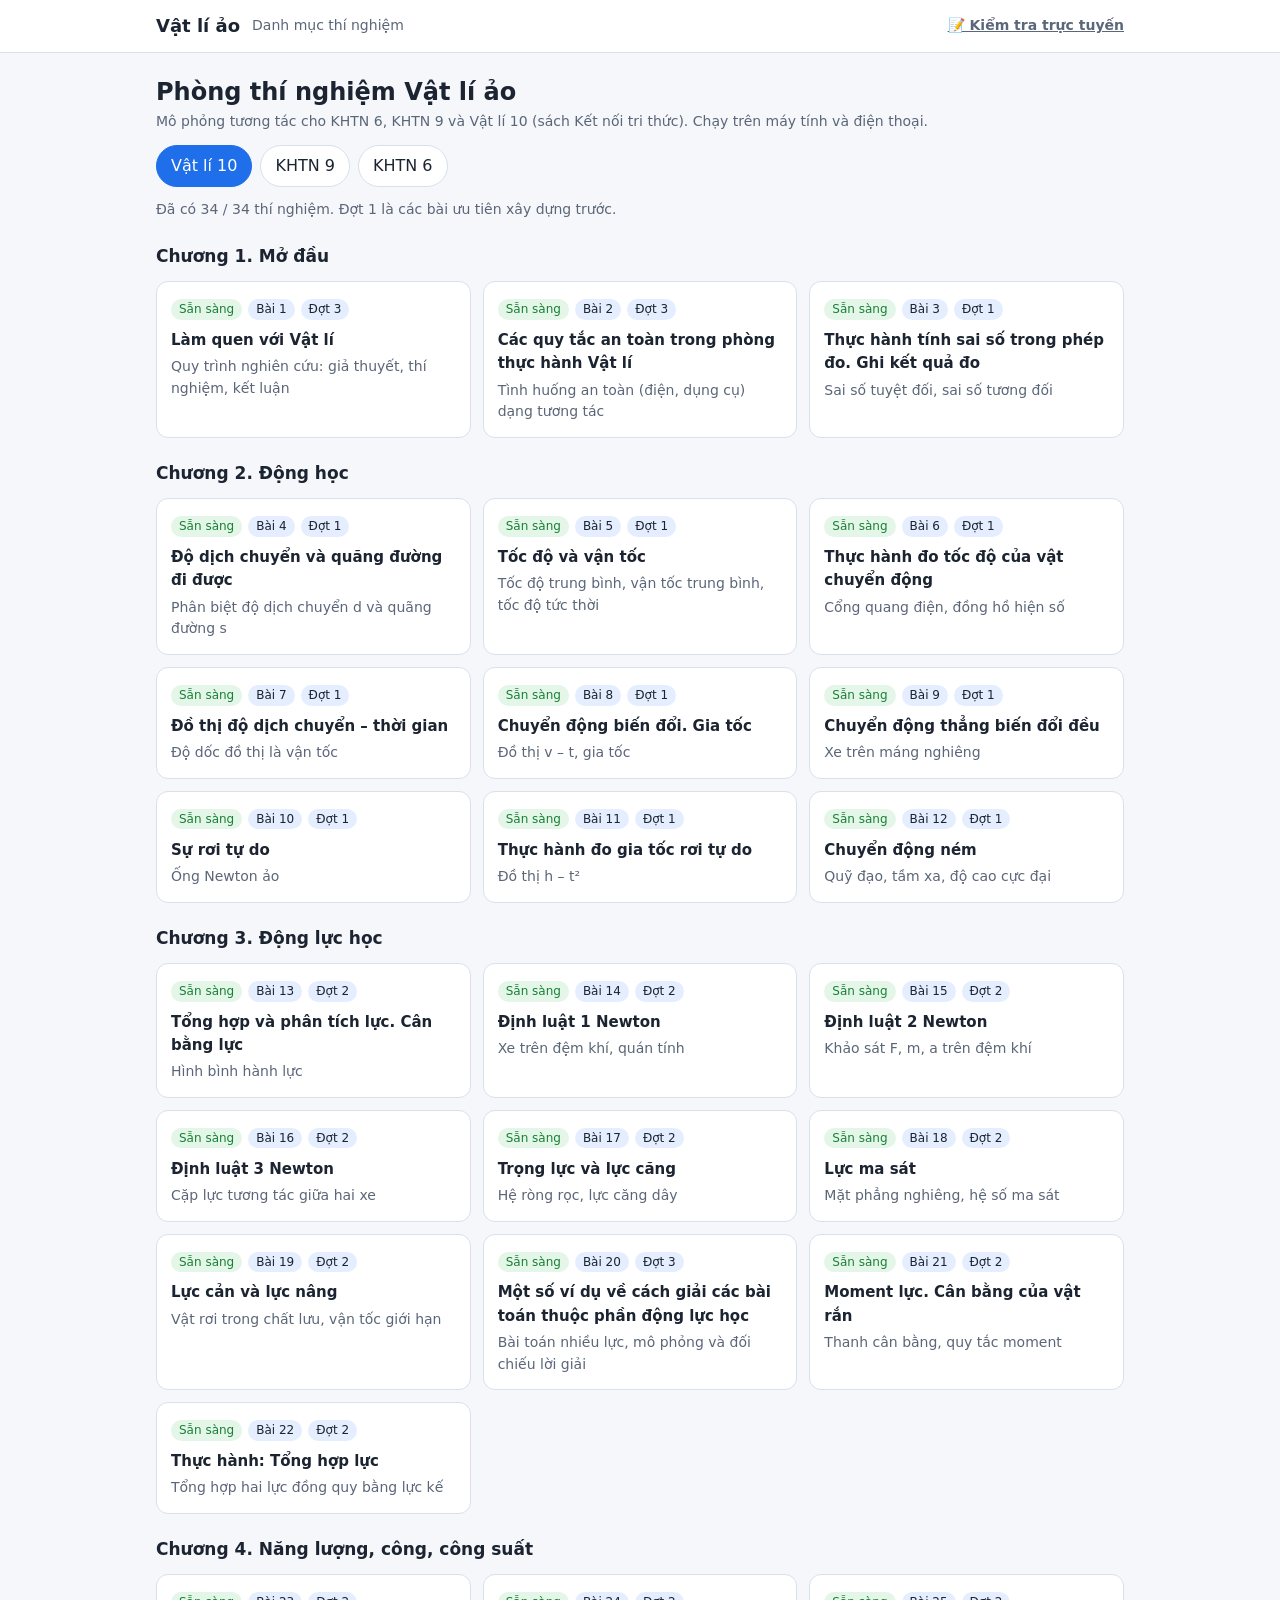
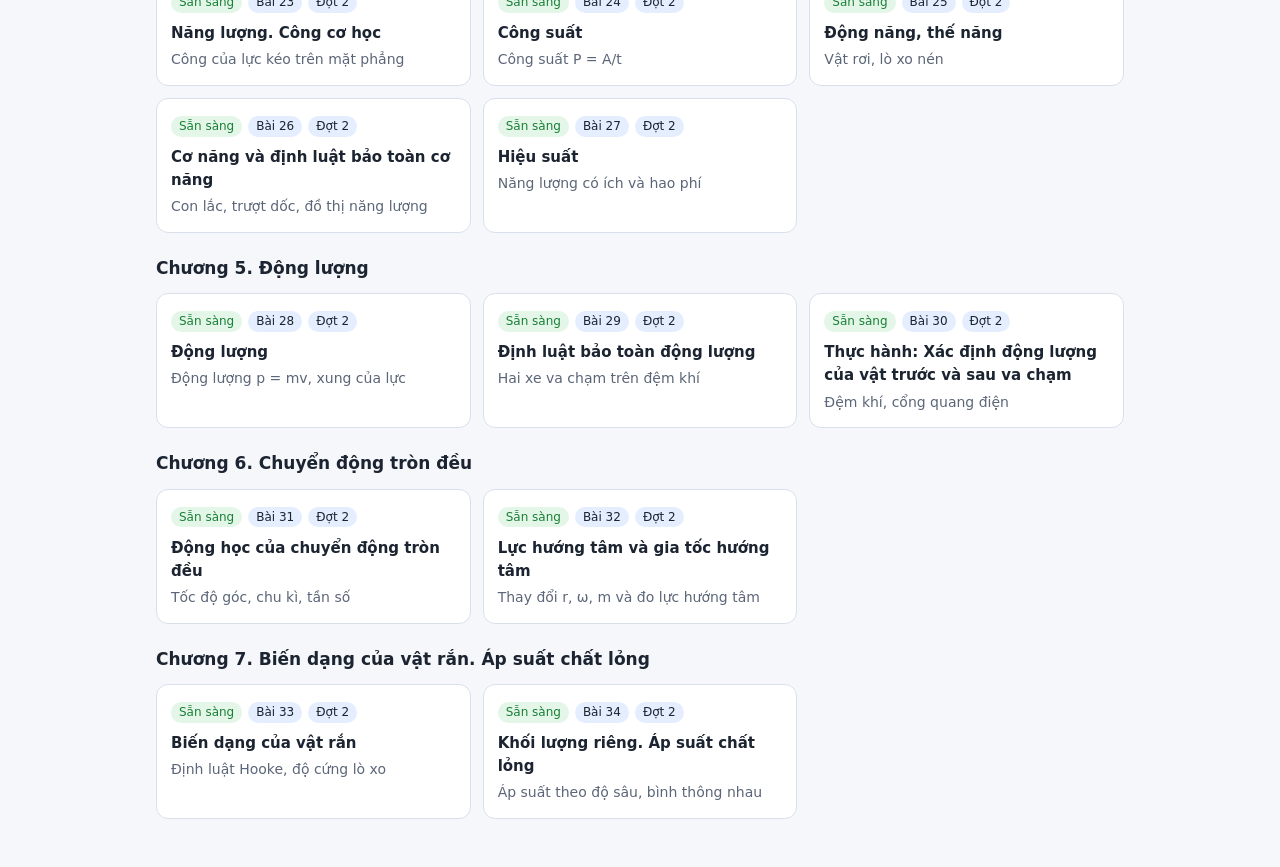
<file: index.html>
<!doctype html>
<html lang="vi">
<head>
  <meta charset="utf-8">
  <meta name="viewport" content="width=device-width, initial-scale=1">
  <title>Phòng thí nghiệm Vật lí ảo</title>
  <meta name="description" content="Thí nghiệm Vật lí ảo tương tác cho KHTN 6, KHTN 9 và Vật lí 10.">
  <link rel="icon" href="data:image/svg+xml,%3Csvg xmlns=%27http://www.w3.org/2000/svg%27 viewBox=%270 0 32 32%27%3E%3Ccircle cx=%2716%27 cy=%2716%27 r=%2714%27 fill=%27%231f6feb%27/%3E%3Ccircle cx=%2716%27 cy=%2716%27 r=%274%27 fill=%27white%27/%3E%3C/svg%3E">
  <link rel="stylesheet" href="css/style.css">
</head>
<body>
  <header class="top"><div class="wrap">
    <a class="brand" href="#">Vật lí ảo</a>
    <span class="sub" id="crumb"></span>
    <a class="sub" href="kiemtra.html" style="margin-left:auto;font-weight:600">📝 Kiểm tra trực tuyến</a>
  </div></header>
  <main class="wrap" id="app"></main>
  <script type="module" src="js/main.js"></script>
</body>
</html>
</file>
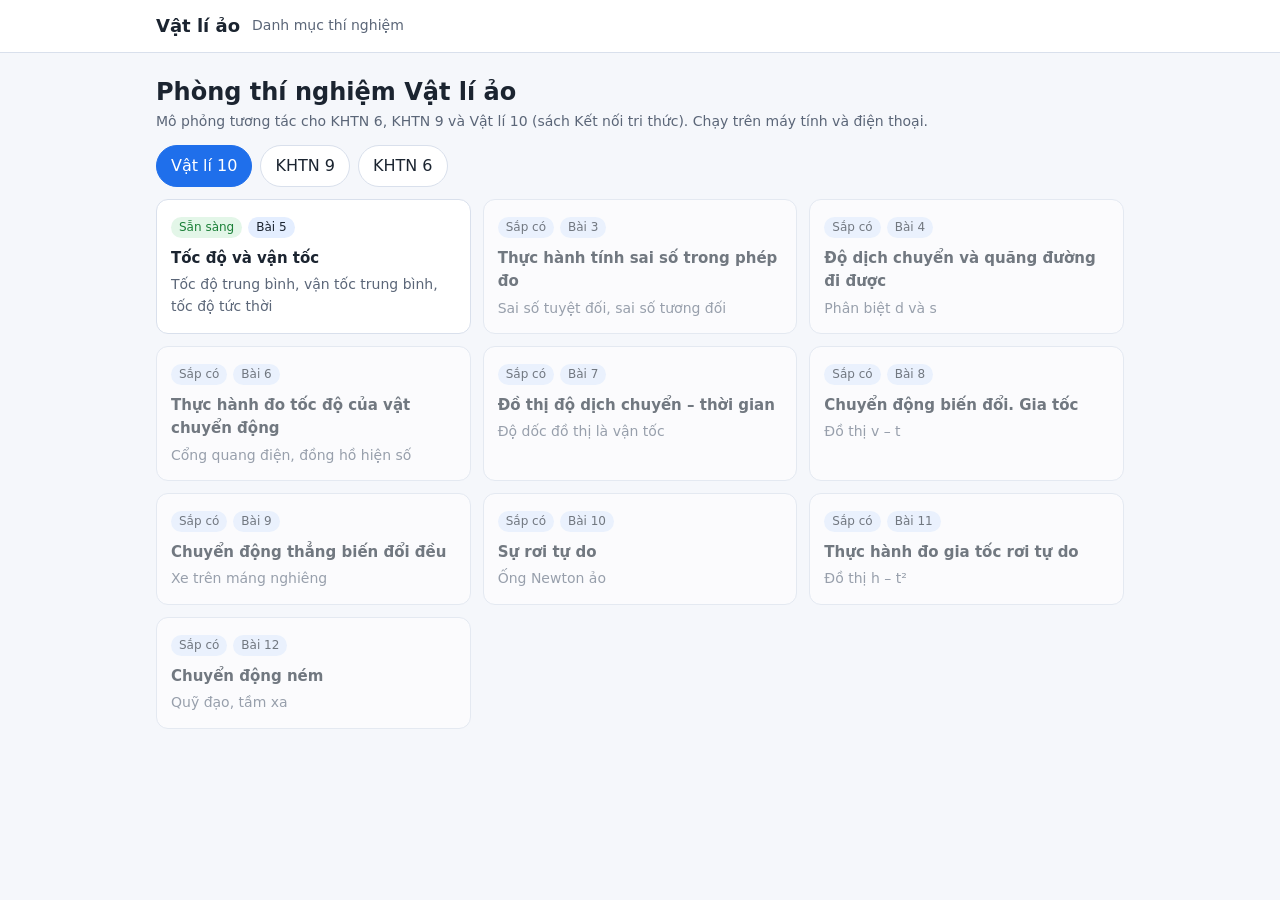
<file: 001.Vật lý ảo/index.html>
<!doctype html>
<html lang="vi">
<head>
  <meta charset="utf-8">
  <meta name="viewport" content="width=device-width, initial-scale=1">
  <title>Phòng thí nghiệm Vật lí ảo</title>
  <meta name="description" content="Thí nghiệm Vật lí ảo tương tác cho KHTN 6, KHTN 9 và Vật lí 10.">
  <link rel="icon" href="data:image/svg+xml,%3Csvg xmlns=%27http://www.w3.org/2000/svg%27 viewBox=%270 0 32 32%27%3E%3Ccircle cx=%2716%27 cy=%2716%27 r=%2714%27 fill=%27%231f6feb%27/%3E%3Ccircle cx=%2716%27 cy=%2716%27 r=%274%27 fill=%27white%27/%3E%3C/svg%3E">
  <link rel="stylesheet" href="css/style.css">
</head>
<body>
  <header class="top"><div class="wrap">
    <a class="brand" href="#">Vật lí ảo</a>
    <span class="sub" id="crumb"></span>
  </div></header>
  <main class="wrap" id="app"></main>
  <script type="module" src="js/main.js"></script>
</body>
</html>
</file>
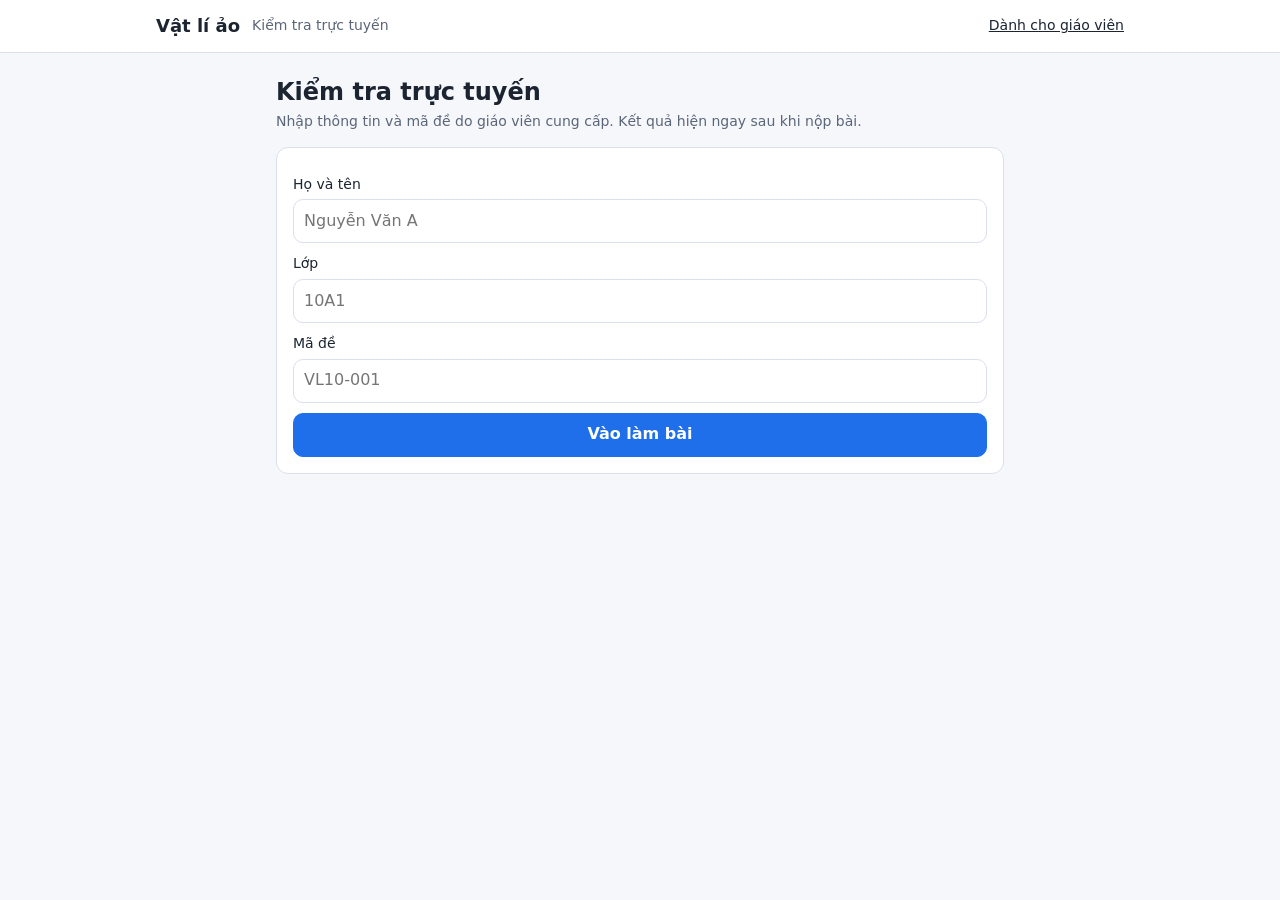
<file: kiemtra.html>
<!doctype html>
<html lang="vi">
<head>
  <meta charset="utf-8">
  <meta name="viewport" content="width=device-width, initial-scale=1">
  <title>Kiểm tra trực tuyến – Vật lí ảo</title>
  <meta name="description" content="Làm bài kiểm tra trực tuyến, xem kết quả ngay sau khi nộp bài.">
  <link rel="icon" href="data:image/svg+xml,%3Csvg xmlns=%27http://www.w3.org/2000/svg%27 viewBox=%270 0 32 32%27%3E%3Ccircle cx=%2716%27 cy=%2716%27 r=%2714%27 fill=%27%231f6feb%27/%3E%3Ccircle cx=%2716%27 cy=%2716%27 r=%274%27 fill=%27white%27/%3E%3C/svg%3E">
  <link rel="stylesheet" href="css/style.css">
  <style>
    .wrap.narrow { max-width: 760px; }
    .field { display: grid; gap: 4px; margin: 10px 0; }
    .field input, .field select { width: 100%; }
    input[type=text], input[type=email], input[type=password], input[type=number] { min-height: 44px; padding: 6px 10px; border: 1px solid var(--line); border-radius: 10px; background: var(--card); width: 100%; }
    .qcard { background: var(--card); border: 1px solid var(--line); border-radius: 12px; padding: 14px 16px; margin: 12px 0; }
    .qcard.ok { border-color: var(--ok); } .qcard.bad { border-color: var(--bad); } .qcard.part { border-color: #b7791f; }
    .qhead { font-weight: 700; margin-bottom: 6px; }
    .qtext img, .opt img { max-width: 100%; height: auto; }
    .qtext p { margin: 0 0 6px; }
    .qtext table { width: auto; margin: 6px 0; } .qtext td, .qtext th { text-align: left; border: 1px solid var(--line); }
    .opt { display: flex; gap: 10px; align-items: flex-start; padding: 8px 10px; border: 1px solid var(--line); border-radius: 10px; margin: 6px 0; cursor: pointer; min-height: 44px; }
    .opt input { width: 20px; height: 20px; margin-top: 2px; flex: none; }
    .opt.sel { background: var(--accent-soft); border-color: var(--accent); }
    .opt.right { background: var(--ok-soft); border-color: var(--ok); }
    .opt.wrong { background: var(--bad-soft); border-color: var(--bad); }
    .subrow { display: grid; grid-template-columns: 1fr auto; gap: 10px; align-items: center; padding: 6px 0; border-bottom: 1px dashed var(--line); }
    .tf { display: flex; gap: 6px; } .tf label { display: flex; gap: 4px; align-items: center; padding: 4px 10px; border: 1px solid var(--line); border-radius: 99px; min-height: 40px; cursor: pointer; }
    .tf label.sel { background: var(--accent-soft); border-color: var(--accent); }
    .tf input { width: 18px; height: 18px; }
    .bar { position: sticky; top: 0; z-index: 5; background: var(--card); border-bottom: 1px solid var(--line); padding: 8px 16px; display: flex; gap: 14px; align-items: center; flex-wrap: wrap; justify-content: space-between; }
    .timer { font-weight: 700; font-variant-numeric: tabular-nums; font-size: 18px; }
    .timer.low { color: var(--bad); }
    .score { font-size: 44px; font-weight: 800; line-height: 1.1; }
    .why { margin-top: 8px; padding: 8px 12px; border-radius: 10px; background: var(--accent-soft); font-size: 15px; }
    .msg { padding: 10px 12px; border-radius: 10px; margin: 10px 0; font-size: 15px; }
    .msg.bad { background: var(--bad-soft); color: var(--bad); } .msg.ok { background: var(--ok-soft); color: var(--ok); } .msg.info { background: var(--accent-soft); }
    .tabs { display: flex; gap: 8px; flex-wrap: wrap; margin: 14px 0; }
    .tabs button[aria-pressed=true] { background: var(--accent); color: var(--accent-ink); border-color: var(--accent); }
    .tbl th, .tbl td { text-align: left; } .tbl td.num, .tbl th.num { text-align: right; }
    .tbl { margin-top: 8px; } .scroll { overflow: auto; max-height: 440px; border: 1px solid var(--line); border-radius: 10px; }
    .prev-q { border-bottom: 1px solid var(--line); padding: 8px 0; font-size: 15px; }
    .prev-q:last-child { border: 0; }
    .warn { color: #b7791f; } .err { color: var(--bad); }
    textarea.rules { width: 100%; min-height: 160px; font: 12px/1.4 ui-monospace, Menlo, Consolas, monospace; border: 1px solid var(--line); border-radius: 10px; padding: 8px; background: var(--card); color: var(--ink); }
    details { margin: 10px 0; } summary { cursor: pointer; font-weight: 600; min-height: 36px; }
    pre.tpl { background: var(--accent-soft); padding: 10px 12px; border-radius: 10px; overflow: auto; font: 13px/1.5 ui-monospace, Menlo, Consolas, monospace; white-space: pre-wrap; }
    @media print { header.top, .bar, button { display: none !important; } }
  </style>
</head>
<body>
  <header class="top"><div class="wrap">
    <a class="brand" href="index.html">Vật lí ảo</a>
    <span class="sub">Kiểm tra trực tuyến</span>
    <a class="sub" href="#gv" style="margin-left:auto;color:inherit">Dành cho giáo viên</a>
  </div></header>
  <div id="bar"></div>
  <main class="wrap narrow" id="app"></main>

<script type="module">
/* =====================================================================
   KIỂM TRA TRỰC TUYẾN
   - Học sinh: nhập họ tên, lớp, mã đề → làm bài → xem kết quả ngay.
   - Giáo viên: tải đề (Word mẫu) + đáp án (Word hoặc Excel) → đăng đề → xem bảng điểm.
   - Dữ liệu lưu ở Firebase Firestore (cùng dự án với web quản lý thiết bị).
   ===================================================================== */
const FIREBASE_CONFIG = {
  apiKey: "AIzaSyDZzLXwtVC7-HM-_ayrsdScMcPw15xSuAA", authDomain: "thietbi-8fe39.firebaseapp.com", projectId: "thietbi-8fe39",
  storageBucket: "thietbi-8fe39.firebasestorage.app", messagingSenderId: "1074857754109", appId: "1:1074857754109:web:7550c9f5ae6180c7e46d94"
};
const FB = (m) => `https://www.gstatic.com/firebasejs/10.12.2/firebase-${m}.js`;
const LIB_MAMMOTH = 'https://cdnjs.cloudflare.com/ajax/libs/mammoth/1.6.0/mammoth.browser.min.js';
const LIB_XLSX = 'https://cdnjs.cloudflare.com/ajax/libs/xlsx/0.18.5/xlsx.full.min.js';

const $ = (s, r = document) => r.querySelector(s);
const esc = (s) => String(s ?? '').replace(/[&<>"']/g, (c) => ({ '&': '&amp;', '<': '&lt;', '>': '&gt;', '"': '&quot;', "'": '&#39;' }[c]));
const app = $('#app'), barEl = $('#bar');
const loadScript = (src) => new Promise((res, rej) => {
  if ([...document.scripts].some((s) => s.src === src)) return res();
  const s = document.createElement('script'); s.src = src; s.onload = res; s.onerror = () => rej(new Error('Không tải được thư viện: ' + src)); document.head.appendChild(s);
});
const fmtN = (x, d = 2) => (Math.round(x * 10 ** d) / 10 ** d).toString().replace('.', ',');
const pad2 = (n) => String(n).padStart(2, '0');
const fmtTime = (d) => `${pad2(d.getDate())}/${pad2(d.getMonth() + 1)}/${d.getFullYear()} ${pad2(d.getHours())}:${pad2(d.getMinutes())}`;
const normCode = (s) => String(s || '').trim().toUpperCase().replace(/\s+/g, '').replace(/[^A-Z0-9_-]/g, '');

/* ---------------------------------------------------------------------
   1. PHÂN TÍCH FILE WORD / EXCEL  (hàm thuần – kiểm thử được)
   --------------------------------------------------------------------- */
const TF_YES = /^(đ|đúng|d|true|t|1|x)$/i, TF_NO = /^(s|sai|false|f|0)$/i;
const htmlToText = (h) => { const d = document.createElement('div'); d.innerHTML = h; return (d.textContent || '').replace(/\u00a0/g, ' ').trim(); };

/** HTML (từ mammoth) → mảng đoạn {text, html, table?:[[cell]]} theo đúng thứ tự trong file. */
function htmlToBlocks(html) {
  const root = document.createElement('div'); root.innerHTML = html; const out = [];
  [...root.children].forEach((el) => {
    const tag = el.tagName.toLowerCase();
    if (tag === 'table') {
      const rows = [...el.querySelectorAll('tr')].map((tr) => [...tr.children].map((c) => (c.textContent || '').replace(/\u00a0/g, ' ').trim()));
      out.push({ text: '', html: el.outerHTML, table: rows });
    } else if (tag === 'ul' || tag === 'ol') {
      [...el.querySelectorAll('li')].forEach((li) => out.push({ text: (li.textContent || '').trim(), html: li.innerHTML }));
    } else out.push({ text: (el.textContent || '').replace(/\u00a0/g, ' ').trim(), html: el.innerHTML });
  });
  return out.filter((b) => b.text || b.table || /<img/i.test(b.html));
}

/** Tách một dòng chứa nhiều phương án liên tiếp ("A. x   B. y   C. z   D. w") bắt đầu từ chữ cái `from`. */
function splitOptions(text, from, re, order) {
  const hits = []; let want = from, m; const rx = new RegExp(re, 'g');
  while ((m = rx.exec(text))) { if (m[1] === order[want]) { hits.push({ at: m.index + (m[0].length - m[0].trimStart().length), end: m.index + m[0].length, L: m[1] }); want++; } }
  if (!hits.length || hits[0].at > 0) return null;
  return hits.map((h, i) => ({ L: h.L, text: text.slice(h.end, i + 1 < hits.length ? hits[i + 1].at : undefined).trim() }));
}

/** Đọc file câu hỏi → {questions, ctxs, warnings}. Mỗi câu: {n,type,q,opts?,sub?,ctx?} */
function parseQuestions(blocks) {
  const qs = [], ctxs = [], warn = []; let cur = null, last = null, ctx = null, skippedHead = 0;
  const startRe = /^Câu\s*(\d+)\s*[.:)]?\s*/i;
  const stripLead = (h) => h.replace(/^((?:\s|<[^>]+>)*)Câu\s*\d+\s*[.:)]?\s*/i, '$1');
  const stripOpt = (h, re) => h.replace(new RegExp('^((?:\\s|<[^>]+>)*)' + re), '$1');
  const ctxRe = /^(Dữ liệu|Dùng dữ liệu|Sử dụng dữ liệu|Đọc (đoạn|thông tin|bài)|Thông tin|Đề bài|Dựa vào)[^:]{0,40}\bCâu\s*(\d+)/i;
  const O = 'ABCD', SO = 'abcd';
  for (const b of blocks) {
    const t = b.text;
    if (b.table) {
      const r0 = b.table[0] || [], c0 = String(r0[0] || '').trim().toLowerCase(), c1 = String(r0[1] || '').trim();
      if (c0 === 'điểm' || (c0 === 'câu' && /^\d/.test(c1))) continue;            // bảng điểm / phiếu trả lời trên đề
      const rows = b.table.filter((r) => /^[a-d]$/.test(String(r[0] || '').trim()) && String(r[1] || '').trim());
      if (cur && rows.length >= 2 && cur.sub.length === 0) { rows.forEach((r) => { cur.sub.push({ L: String(r[0]).trim(), html: esc(String(r[1]).trim()) }); }); last = cur.sub[cur.sub.length - 1]; continue; }
      if (ctx && !cur) ctx.html += b.html; else if (cur) cur.q += b.html;
      continue;
    }
    if (/^(-+\s*)?(HẾT|---\s*HẾT)\b/i.test(t)) { cur = null; ctx = null; continue; }
    if (/^(PHẦN\s+)?[IVX]+\s*[.):]\s+\S/.test(t) && !startRe.test(t) && t.length < 140) { ctx = null; continue; }      // tiêu đề phần
    if (/^PHẦN\s+\d/i.test(t)) continue;
    const mc = t.match(ctxRe);
    if (mc && !startRe.test(t)) {
      const head = t.split(':')[0]; const nums = new Set(); const rg = head.match(/(\d+)\s*(?:-|–|đến|->)\s*(\d+)/);
      if (rg) for (let k = +rg[1]; k <= +rg[2]; k++) nums.add(k); (head.match(/\d+/g) || []).forEach((x) => nums.add(+x));
      ctx = { id: 'c' + (ctxs.length + 1), nums: [...nums], html: '<p>' + b.html + '</p>' }; ctxs.push(ctx); cur = null; last = null; continue;
    }
    const ms = t.match(startRe);
    if (ms) {
      cur = { n: +ms[1], type: 'short', q: stripLead(b.html).trim(), opts: [], sub: [] }; qs.push(cur); last = cur;
      if (ctx && ctx.nums.includes(cur.n)) cur.ctx = ctx.id;
      continue;
    }
    if (!cur) {
      if (ctx) { ctx.html += '<p>' + b.html + '</p>'; continue; }
      if (t || /<img/i.test(b.html)) skippedHead++; continue;
    }
    if (/^[A-D]\s*[.)]/.test(t) && cur.opts.length < 4) {
      const segs = splitOptions(t, cur.opts.length, '(?:^|\\s)([A-D])\\s*[.)]\\s*', O);
      if (segs) {
        if (segs.length === 1) { const o = { L: segs[0].L, html: stripOpt(b.html, segs[0].L + '\\s*[.)]\\s*') }; cur.opts.push(o); last = o; }
        else segs.forEach((g) => { const o = { L: g.L, html: esc(g.text) }; cur.opts.push(o); last = o; });
        continue;
      }
    }
    if (/^[a-d]\s*\)/.test(t) && cur.sub.length < 4) {
      const segs = splitOptions(t, cur.sub.length, '(?:^|\\s)([a-d])\\s*\\)\\s*', SO);
      if (segs) {
        if (segs.length === 1) { const o = { L: segs[0].L, html: stripOpt(b.html, segs[0].L + '\\s*\\)\\s*') }; cur.sub.push(o); last = o; }
        else segs.forEach((g) => { const o = { L: g.L, html: esc(g.text) }; cur.sub.push(o); last = o; });
        continue;
      }
    }
    if (last === cur || !last) cur.q += '<p>' + b.html + '</p>'; else if (last && (cur.opts.includes(last) || cur.sub.includes(last))) { if (t) last.html += '<br>' + b.html; else last.html += b.html; } else cur.q += '<p>' + b.html + '</p>';
  }
  if (skippedHead) warn.push(`Bỏ qua ${skippedHead} đoạn đầu đề trước “Câu 1” (tên trường, họ tên…).`);
  qs.forEach((q) => {
    if (q.opts.length >= 2) { q.type = 'mcq'; if (q.opts.length !== 4) warn.push(`Câu ${q.n}: có ${q.opts.length} phương án (chuẩn là 4).`); }
    else if (q.sub.length >= 2) { q.type = 'tf'; if (q.sub.length !== 4) warn.push(`Câu ${q.n}: có ${q.sub.length} ý đúng/sai (chuẩn là 4).`); }
    if (!q.q.replace(/<[^>]+>/g, '').trim() && !/<img/i.test(q.q)) warn.push(`Câu ${q.n}: không có nội dung câu hỏi.`);
  });
  const seen = new Set(); qs.forEach((q) => { if (seen.has(q.n)) warn.push(`Số câu bị trùng: Câu ${q.n}.`); seen.add(q.n); });
  return { questions: qs, ctxs: ctxs.filter((c) => qs.some((q) => q.ctx === c.id)), warnings: warn };
}

/** Đọc đáp án từ các dòng văn bản/bảng → mảng {n, cells:[], why, tol}. */
function parseKeyLines(blocks) {
  const out = []; let lastEntry = null;
  const whyRe = /^(giải thích|lời giải|hướng dẫn|gợi ý)\s*[:：]\s*(.*)$/i;
  for (const b of blocks) {
    if (b.table) {
      const h0 = b.table[0] || [], h1 = b.table[1] || [];
      if (b.table.length >= 2 && /^câu$/i.test(String(h0[0]).trim()) && /^(đáp án|đáp số|kết quả)/i.test(String(h1[0]).trim()) && /^\d+[a-d]?$/i.test(String(h0[1]).trim())) {
        const g = new Map();      // bảng ngang: Câu | 1 | 2 | … | 17a | 17b …  /  Đáp án | A | B | …
        for (let i = 1; i < h0.length; i++) { const m = String(h0[i]).trim().match(/^(\d+)([a-d])?$/i); if (!m) continue; const n = +m[1]; if (!g.has(n)) { const e = { n, cells: [] }; g.set(n, e); out.push(e); lastEntry = e; } g.get(n).cells.push(String(h1[i] ?? '').trim()); }
        continue;
      }
      let cols = null;
      for (const row of b.table) {
        const low = row.map((c) => c.toLowerCase());
        if (low.some((c) => /^(đáp án|đáp số|kết quả)/.test(c)) && !/^\d/.test(row[0])) { cols = low; continue; }
        const e = rowToEntry(row, cols); if (!e) continue;
        if (e.subLetter) { const p = out.find((x) => x.n === e.n); if (p) { p.cells.push(...e.cells); continue; } }
        out.push(e); lastEntry = e;
      }
      continue;
    }
    const t = b.text; if (!t) continue;
    const w = t.match(whyRe); if (w && lastEntry) { lastEntry.why = w[2]; continue; }
    // dạng gọn trên một dòng: "1.A 2.B 3.C ..." hoặc "1-A  2-B"
    const compact = [...t.matchAll(/(?:^|[\s,;])(\d{1,3})\s*[.):\-–]\s*([A-D])(?=$|[\s,;.])/g)];
    if (compact.length >= 2) { compact.forEach((m) => { const e = { n: +m[1], cells: [m[2]] }; out.push(e); lastEntry = e; }); continue; }
    const m = t.match(/^(?:Câu\s*)?(\d{1,3})\s*[.:)\-–]?\s*(.*)$/i);
    if (m && m[2] !== '') { const e = { n: +m[1], cells: [m[2]] }; out.push(e); lastEntry = e; }
    else if (lastEntry && /^(giải|vì|do)\b/i.test(t)) lastEntry.why = (lastEntry.why ? lastEntry.why + ' ' : '') + t;
  }
  return out;
}
function rowToEntry(row, cols) {
  const first = String(row[0] ?? '').trim(); const mm = first.match(/^(?:Câu\s*)?(\d{1,3})([a-d])?\b/i); if (!mm) return null;
  const e = { n: +mm[1], cells: [] }; if (mm[2]) e.subLetter = mm[2];
  const idx = (re) => cols ? cols.findIndex((c) => re.test(c)) : -1;
  const ia = idx(/^(đáp án|đáp số|kết quả)/), iw = idx(/(giải thích|lời giải|hướng dẫn|gợi ý)/), it = idx(/(sai số|dung sai)/);
  const cell = (i) => String(row[i] ?? '').trim();
  if (ia >= 0) {
    e.cells.push(cell(ia));
    for (let i = ia + 1; i < ia + 4 && i < row.length && (TF_YES.test(cell(ia)) || TF_NO.test(cell(ia))); i++) { if (TF_YES.test(cell(i)) || TF_NO.test(cell(i))) e.cells.push(cell(i)); else break; }
  } else {
    let i = 1; e.cells.push(cell(1)); i = 2;
    while (i < 5 && i < row.length && (TF_YES.test(cell(i)) || TF_NO.test(cell(i))) && (TF_YES.test(cell(1)) || TF_NO.test(cell(1)))) { e.cells.push(cell(i)); i++; }
    const rest = row.slice(i).map((c) => String(c ?? '').trim()).filter(Boolean); if (rest[0]) e.why = rest[0];
  }
  const inRun = (i) => ia >= 0 && i > ia && i < ia + e.cells.length; // các ô Đ/S nằm đè lên cột giải thích/sai số
  if (iw >= 0 && !inRun(iw) && cell(iw)) e.why = cell(iw);
  if (it >= 0 && !inRun(it) && cell(it)) e.tolRaw = cell(it);
  return e;
}

const parseNum = (s) => { const x = String(s ?? '').trim().replace(/\s+/g, '').replace(',', '.'); if (!/^[-+]?(\d+\.?\d*|\.\d+)(e[-+]?\d+)?$/i.test(x)) return NaN; return parseFloat(x); };

/** Gắn đáp án vào câu hỏi theo số câu; kiểm tra định dạng. */
function attachKey(questions, entries) {
  const warn = [], byN = new Map(); entries.forEach((e) => { if (byN.has(e.n)) warn.push(`Đáp án Câu ${e.n} xuất hiện nhiều lần – dùng bản đầu tiên.`); else byN.set(e.n, e); });
  const qn = new Set(questions.map((q) => q.n)); byN.forEach((e, n) => { if (!qn.has(n)) warn.push(`Có đáp án cho Câu ${n} nhưng đề không có câu này.`); });
  let ok = 0;
  for (const q of questions) {
    const e = byN.get(q.n); delete q.ans; delete q.why; delete q.tol;
    if (!e) { warn.push(`Câu ${q.n}: chưa có đáp án.`); continue; }
    const joined = e.cells.join(' ').trim(); if (e.why) q.why = e.why;
    if (q.type === 'mcq') {
      const m = joined.match(/\b([A-D])\b/i) || joined.match(/^([A-D])/i);
      if (!m) { warn.push(`Câu ${q.n} (trắc nghiệm): đáp án “${joined}” không phải A, B, C hoặc D.`); continue; }
      q.ans = m[1].toUpperCase(); ok++;
    } else if (q.type === 'tf') {
      let toks = joined.match(/đúng|sai|true|false|[đĐsSdDtTfF01]/gi) || [];
      if (!toks.length) toks = [];
      // dạng "a-Đ b-S": bỏ chữ cái a-d đứng trước dấu - hoặc )
      const cleaned = joined.replace(/\b[a-d]\s*[-–)=:]\s*/gi, ' ');
      toks = cleaned.match(/đúng|sai|true|false|[đĐsStTfFdD01]/gi) || [];
      const vals = toks.map((t) => (TF_YES.test(t) ? 1 : TF_NO.test(t) ? 0 : null));
      if (vals.length !== q.sub.length || vals.includes(null)) { warn.push(`Câu ${q.n} (đúng/sai): cần ${q.sub.length} giá trị Đ/S, đọc được “${joined}”.`); continue; }
      q.ans = vals.join(''); ok++;
    } else {
      const parts = joined.split(/\s*(?:;|\bhoặc\b|\|)\s*/i).map((s) => s.trim()).filter(Boolean);
      let tol = null; const main = [];
      for (let p of parts) { const pm = p.match(/^(.*?)\s*(?:±|\+\/-)\s*([\d.,]+)\s*\)?$/); if (pm) { main.push(pm[1].replace(/[()]/g, '')); tol = parseNum(pm[2]); } else main.push(p); }
      if (e.tolRaw) { const t = parseNum(e.tolRaw.replace('±', '')); if (!isNaN(t)) tol = t; }
      if (!main.length) { warn.push(`Câu ${q.n} (trả lời ngắn): đáp án trống.`); continue; }
      q.ans = main.join(';'); if (tol != null && !isNaN(tol)) q.tol = tol; ok++;
      if (main.every((x) => isNaN(parseNum(x)))) warn.push(`Câu ${q.n}: đáp án “${q.ans}” không phải số – sẽ so khớp chữ (không phân biệt hoa/thường).`);
    }
  }
  return { warnings: warn, ok };
}

/* ---------------------------------------------------------------------
   2. CHẤM ĐIỂM
   --------------------------------------------------------------------- */
const TF_TABLE = [0, 0.1, 0.25, 0.5, 1]; // 0,1,2,3,4 ý đúng (thang điểm đề minh họa của Bộ GD&ĐT)
function gradeQuestion(q, a) {
  if (q.type === 'mcq') { const r = a === q.ans; return { got: r ? 1 : 0, state: r ? 'ok' : 'bad' }; }
  if (q.type === 'tf') {
    const key = q.ans || '', mine = a || ''; let c = 0; for (let i = 0; i < key.length; i++) if (mine[i] === key[i]) c++;
    const n = key.length, got = n === 4 ? TF_TABLE[c] : (n ? c / n : 0);
    return { got, c, n, state: c === n ? 'ok' : c === 0 ? 'bad' : 'part' };
  }
  const mine = String(a ?? '').trim(); if (!mine) return { got: 0, state: 'bad' };
  const accepted = String(q.ans || '').split(';'); const v = parseNum(mine);
  let r = false;
  for (const x of accepted) {
    const k = parseNum(x);
    if (!isNaN(k) && !isNaN(v)) { if (Math.abs(v - k) <= Math.max(q.tol || 0, 1e-9 * Math.max(1, Math.abs(k)))) r = true; }
    else if (isNaN(k) && x.trim().toLowerCase() === mine.toLowerCase()) r = true;
  }
  return { got: r ? 1 : 0, state: r ? 'ok' : 'bad' };
}
function gradeAll(questions, answers) {
  let sum = 0, correct = 0; const per = {};
  for (const q of questions) { const g = gradeQuestion(q, answers[q.n]); per[q.n] = g; sum += g.got; if (g.state === 'ok') correct++; }
  return { score: questions.length ? Math.round((sum / questions.length) * 1000) / 100 : 0, correct, total: questions.length, per };
}

/* ---------------------------------------------------------------------
   3. TẠO FILE MẪU .docx (không cần thư viện – ghi zip kiểu "store")
   --------------------------------------------------------------------- */
const CRC = (() => { const t = new Uint32Array(256); for (let n = 0; n < 256; n++) { let c = n; for (let k = 0; k < 8; k++) c = c & 1 ? 0xedb88320 ^ (c >>> 1) : c >>> 1; t[n] = c >>> 0; } return (b) => { let c = 0xffffffff; for (let i = 0; i < b.length; i++) c = t[(c ^ b[i]) & 255] ^ (c >>> 8); return (c ^ 0xffffffff) >>> 0; }; })();
function zipStore(files) {
  const enc = new TextEncoder(), parts = [], cd = []; let off = 0;
  const u16 = (v) => [v & 255, (v >> 8) & 255], u32 = (v) => [v & 255, (v >> 8) & 255, (v >> 16) & 255, (v >>> 24) & 255];
  for (const [name, text] of files) {
    const nb = enc.encode(name), data = enc.encode(text), crc = CRC(data);
    const lh = new Uint8Array([0x50, 0x4b, 3, 4, 20, 0, 0, 8, 0, 0, 0, 0, 0x21, 0, ...u32(crc), ...u32(data.length), ...u32(data.length), ...u16(nb.length), 0, 0]);
    parts.push(lh, nb, data);
    cd.push(new Uint8Array([0x50, 0x4b, 1, 2, 20, 0, 20, 0, 0, 8, 0, 0, 0, 0, 0x21, 0, ...u32(crc), ...u32(data.length), ...u32(data.length), ...u16(nb.length), 0, 0, 0, 0, 0, 0, 0, 0, 0, 0, 0, 0, ...u32(off)]), nb);
    off += lh.length + nb.length + data.length;
  }
  const cdLen = cd.reduce((s, a) => s + a.length, 0);
  const end = new Uint8Array([0x50, 0x4b, 5, 6, 0, 0, 0, 0, ...u16(files.length), ...u16(files.length), ...u32(cdLen), ...u32(off), 0, 0]);
  return new Blob([...parts, ...cd, end], { type: 'application/vnd.openxmlformats-officedocument.wordprocessingml.document' });
}
function makeDocx(paras) {
  const x = (s) => s.replace(/&/g, '&amp;').replace(/</g, '&lt;').replace(/>/g, '&gt;');
  const body = paras.map((p) => { const b = typeof p === 'object' ? p : { t: p }; return `<w:p>${b.bold ? '<w:pPr><w:keepNext/></w:pPr>' : ''}<w:r><w:rPr>${b.bold ? '<w:b/>' : ''}</w:rPr><w:t xml:space="preserve">${x(b.t)}</w:t></w:r></w:p>`; }).join('');
  const NS = 'xmlns:w="http://schemas.openxmlformats.org/wordprocessingml/2006/main"';
  return zipStore([
    ['[Content_Types].xml', '<?xml version="1.0" encoding="UTF-8" standalone="yes"?><Types xmlns="http://schemas.openxmlformats.org/package/2006/content-types"><Default Extension="rels" ContentType="application/vnd.openxmlformats-package.relationships+xml"/><Default Extension="xml" ContentType="application/xml"/><Override PartName="/word/document.xml" ContentType="application/vnd.openxmlformats-officedocument.wordprocessingml.document.main+xml"/><Override PartName="/word/styles.xml" ContentType="application/vnd.openxmlformats-officedocument.wordprocessingml.styles+xml"/></Types>'],
    ['_rels/.rels', '<?xml version="1.0" encoding="UTF-8" standalone="yes"?><Relationships xmlns="http://schemas.openxmlformats.org/package/2006/relationships"><Relationship Id="rId1" Type="http://schemas.openxmlformats.org/officeDocument/2006/relationships/officeDocument" Target="word/document.xml"/></Relationships>'],
    ['word/_rels/document.xml.rels', '<?xml version="1.0" encoding="UTF-8" standalone="yes"?><Relationships xmlns="http://schemas.openxmlformats.org/package/2006/relationships"><Relationship Id="rId1" Type="http://schemas.openxmlformats.org/officeDocument/2006/relationships/styles" Target="styles.xml"/></Relationships>'],
    ['word/styles.xml', `<?xml version="1.0" encoding="UTF-8" standalone="yes"?><w:styles ${NS}><w:docDefaults><w:rPrDefault><w:rPr><w:rFonts w:ascii="Times New Roman" w:hAnsi="Times New Roman" w:cs="Times New Roman" w:eastAsia="Times New Roman"/><w:sz w:val="26"/><w:szCs w:val="26"/><w:lang w:val="vi-VN"/></w:rPr></w:rPrDefault><w:pPrDefault><w:pPr><w:spacing w:after="80" w:line="276" w:lineRule="auto"/></w:pPr></w:pPrDefault></w:docDefaults></w:styles>`],
    ['word/document.xml', `<?xml version="1.0" encoding="UTF-8" standalone="yes"?><w:document ${NS}><w:body>${body}<w:sectPr><w:pgSz w:w="11906" w:h="16838"/><w:pgMar w:top="1134" w:right="1134" w:bottom="1134" w:left="1418" w:header="709" w:footer="709" w:gutter="0"/></w:sectPr></w:body></w:document>`],
  ]);
}
const TPL_Q = [
  { t: 'ĐỀ KIỂM TRA MẪU – VẬT LÍ 10', bold: true },
  'Quy ước: mỗi câu bắt đầu bằng “Câu 1.”, “Câu 2.”… Dạng câu hỏi được nhận tự động theo cách trình bày bên dưới. Có thể xóa các đoạn hướng dẫn này.',
  { t: 'PHẦN I. Câu trắc nghiệm nhiều phương án lựa chọn (mỗi câu có 4 phương án A, B, C, D, mỗi dòng một phương án)', bold: true },
  'Câu 1. Một vật chuyển động thẳng đều với tốc độ 5 m/s. Quãng đường vật đi được sau 4 s là',
  'A. 1,25 m.', 'B. 9 m.', 'C. 20 m.', 'D. 40 m.',
  'Câu 2. Đại lượng nào sau đây là đại lượng vectơ?',
  'A. Quãng đường.', 'B. Độ dịch chuyển.', 'C. Tốc độ.', 'D. Thời gian.',
  { t: 'PHẦN II. Câu trắc nghiệm đúng sai (mỗi câu có 4 ý a), b), c), d), mỗi dòng một ý)', bold: true },
  'Câu 3. Một ô tô xuất phát từ trạng thái nghỉ, chuyển động thẳng nhanh dần đều với gia tốc 2 m/s². Xét các phát biểu sau:',
  'a) Sau 3 s, vận tốc của ô tô là 6 m/s.', 'b) Quãng đường ô tô đi được sau 3 s là 18 m.', 'c) Gia tốc của ô tô không đổi trong quá trình chuyển động.', 'd) Vận tốc của ô tô tỉ lệ nghịch với thời gian chuyển động.',
  { t: 'PHẦN III. Câu trả lời ngắn (không có phương án A, B, C, D hay ý a, b, c, d; học sinh điền số)', bold: true },
  'Câu 4. Một vật rơi tự do từ độ cao 80 m. Lấy g = 10 m/s². Thời gian rơi của vật là bao nhiêu giây?',
  'Câu 5. Một xe chạy với tốc độ trung bình 54 km/h. Tính tốc độ này theo đơn vị m/s.',
];
const TPL_KEY_DOCX = [
  { t: 'ĐÁP ÁN MẪU (Word)', bold: true },
  'Quy ước: mỗi dòng một câu theo dạng “Câu n: đáp án”. Có thể thêm dòng “Giải thích: …” ngay dưới câu để hiện cho học sinh sau khi nộp bài.',
  'Câu 1: C', 'Giải thích: s = v.t = 5 × 4 = 20 m.',
  'Câu 2: B', 'Giải thích: Độ dịch chuyển có hướng nên là đại lượng vectơ.',
  'Câu 3: Đúng, Sai, Đúng, Sai', 'Giải thích: v = a.t = 6 m/s; s = ½.a.t² = 9 m; a không đổi; v tỉ lệ thuận với t.',
  'Câu 4: 4', 'Giải thích: h = ½.g.t² nên t = √(2h/g) = 4 s.',
  'Câu 5: 15 ± 0,1', 'Giải thích: 54 km/h = 54/3,6 = 15 m/s. (Phần “± 0,1” là sai số cho phép, có thể bỏ.)',
  'Cũng có thể viết gọn trắc nghiệm trên một dòng: 1.C 2.B',
];

/* ---------------------------------------------------------------------
   4. LỚP DỮ LIỆU (Firestore) – có thể thay bằng window.__KT_DB khi kiểm thử
   --------------------------------------------------------------------- */
const DB = {
  fs: null, auth: null, A: null, F: null, user: null, isAdmin: false,
  async init(withAuth) {
    if (window.__KT_DB) return window.__KT_DB;
    if (!this.fs) {
      const [App, F] = await Promise.all([import(FB('app')), import(FB('firestore'))]);
      this.F = F; const a = App.initializeApp(FIREBASE_CONFIG); this.fs = F.getFirestore(a); this.app = a;
    }
    if (withAuth && !this.auth) {
      const A = await import(FB('auth')); this.A = A; this.auth = A.getAuth(this.app);
      await new Promise((res) => A.onAuthStateChanged(this.auth, async (u) => { this.user = u; this.isAdmin = false; if (u) { try { const s = await this.F.getDoc(this.F.doc(this.fs, 'users', u.uid)); this.isAdmin = !!(s.exists() && s.data().role === 'admin' && !s.data().disabled); } catch (e) { console.warn(e); } } if (this._cb) this._cb(); res(); }));
    }
    return this;
  },
  onAuth(cb) { this._cb = cb; },
  async getTest(code) { const s = await this.F.getDoc(this.F.doc(this.fs, 'tests', code)); return s.exists() ? s.data() : null; },
  async listTests() { const s = await this.F.getDocs(this.F.collection(this.fs, 'tests')); return s.docs.map((d) => d.data()).sort((a, b) => (b.createdMs || 0) - (a.createdMs || 0)); },
  async saveTest(t) { await this.F.setDoc(this.F.doc(this.fs, 'tests', t.code), JSON.parse(JSON.stringify(t))); }, // loại bỏ giá trị undefined
  async setOpen(code, open) { await this.F.updateDoc(this.F.doc(this.fs, 'tests', code), { open }); },
  async addResult(code, r) { await this.F.addDoc(this.F.collection(this.fs, 'tests', code, 'results'), { ...r, at: this.F.serverTimestamp() }); },
  async listResults(code) { const s = await this.F.getDocs(this.F.collection(this.fs, 'tests', code, 'results')); return s.docs.map((d) => { const x = d.data(); return { id: d.id, ...x, atMs: x.at && x.at.toMillis ? x.at.toMillis() : 0 }; }).sort((a, b) => a.atMs - b.atMs); },
  async deleteTest(code) { const s = await this.F.getDocs(this.F.collection(this.fs, 'tests', code, 'results')); for (const d of s.docs) await this.F.deleteDoc(d.ref); await this.F.deleteDoc(this.F.doc(this.fs, 'tests', code)); },
  async signIn(email, pw) { await this.A.signInWithEmailAndPassword(this.auth, email, pw); },
  async signOut() { await this.A.signOut(this.auth); },
};
const dbMsg = (e) => {
  const c = (e && e.code) || '';
  if (c.includes('permission-denied')) return 'Không có quyền truy cập dữ liệu. Giáo viên cần dán Rules mới vào Firebase (xem mục “Cài đặt lần đầu”).';
  if (c === 'auth/invalid-credential' || c === 'auth/wrong-password' || c === 'auth/user-not-found') return 'Sai email hoặc mật khẩu.';
  if (c === 'auth/too-many-requests') return 'Thử quá nhiều lần, hãy đợi một lát.';
  if (c === 'unavailable' || /network/i.test(e && e.message)) return 'Không kết nối được máy chủ. Hãy kiểm tra mạng.';
  return (e && e.message) || String(e);
};

/* ---------------------------------------------------------------------
   5. GIAO DIỆN HỌC SINH
   --------------------------------------------------------------------- */
let timerId = null, leaveGuard = null;
const clearTimer = () => { if (timerId) clearInterval(timerId); timerId = null; barEl.innerHTML = ''; if (leaveGuard) { window.removeEventListener('beforeunload', leaveGuard); leaveGuard = null; } };
const shuffle = (a) => { a = a.slice(); for (let i = a.length - 1; i > 0; i--) { const j = Math.floor(Math.random() * (i + 1)); [a[i], a[j]] = [a[j], a[i]]; } return a; };

function viewEnter(prefill = {}, msg = '') {
  clearTimer(); document.title = 'Kiểm tra trực tuyến – Vật lí ảo';
  app.innerHTML = `
    <h1>Kiểm tra trực tuyến</h1>
    <p class="muted">Nhập thông tin và mã đề do giáo viên cung cấp. Kết quả hiện ngay sau khi nộp bài.</p>
    ${msg ? `<div class="msg bad">${esc(msg)}</div>` : ''}
    <form class="card" id="f" autocomplete="off">
      <div class="field"><label for="nm">Họ và tên</label><input type="text" id="nm" required maxlength="80" value="${esc(prefill.name || '')}" placeholder="Nguyễn Văn A"></div>
      <div class="field"><label for="cl">Lớp</label><input type="text" id="cl" required maxlength="20" value="${esc(prefill.cls || '')}" placeholder="10A1"></div>
      <div class="field"><label for="cd">Mã đề</label><input type="text" id="cd" required maxlength="30" value="${esc(prefill.code || '')}" placeholder="VL10-001" style="text-transform:uppercase"></div>
      <button class="primary" type="submit" style="width:100%">Vào làm bài</button>
    </form>`;
  $('#f').addEventListener('submit', async (ev) => {
    ev.preventDefault();
    const name = $('#nm').value.trim().replace(/\s+/g, ' '), cls = $('#cl').value.trim(), code = normCode($('#cd').value);
    const btn = ev.target.querySelector('button'); btn.disabled = true; btn.textContent = 'Đang tải đề…';
    try {
      const db = await DB.init(false); const t = await (db.getTest ? db.getTest(code) : DB.getTest(code));
      if (!t) return viewEnter({ name, cls, code }, 'Không tìm thấy đề có mã “' + code + '”. Hãy kiểm tra lại mã đề.');
      if (t.noKey) return viewEnter({ name, cls, code }, 'Đề này chưa sẵn sàng (giáo viên chưa nhập đáp án).');
      if (t.open === false) return viewEnter({ name, cls, code }, 'Đề này hiện đã đóng.');
      viewIntro(t, { name, cls });
    } catch (e) { viewEnter({ name, cls, code }, dbMsg(e)); }
  });
}

function viewIntro(t, who) {
  const cnt = { mcq: 0, tf: 0, short: 0 }; t.questions.forEach((q) => cnt[q.type]++);
  app.innerHTML = `
    <h1>${esc(t.title)}</h1>
    <div class="card">
      <p><b>Học sinh:</b> ${esc(who.name)} – lớp ${esc(who.cls)}</p>
      <p><b>Số câu:</b> ${t.questions.length} (${cnt.mcq} trắc nghiệm, ${cnt.tf} đúng/sai, ${cnt.short} trả lời ngắn)</p>
      <p><b>Thời gian:</b> ${t.minutes ? t.minutes + ' phút – hết giờ hệ thống tự nộp bài' : 'không giới hạn'}</p>
      <p class="muted">Điểm tính trên thang 10: mỗi câu có trọng số như nhau; câu đúng/sai tính theo số ý đúng (1 ý: 0,1; 2 ý: 0,25; 3 ý: 0,5; 4 ý: 1 phần trọng số).</p>
      <div class="row"><button class="primary" id="go">Bắt đầu làm bài</button><button id="back">Quay lại</button></div>
    </div>`;
  $('#back').onclick = () => viewEnter({ name: who.name, cls: who.cls, code: t.code });
  $('#go').onclick = () => viewExam(t, who);
}

function viewExam(t, who) {
  const started = Date.now();
  let order = t.questions.slice(); if (t.shuffleQ) order = shuffle(order);
  const optOrder = {}; order.forEach((q) => { if (q.type === 'mcq') optOrder[q.n] = t.shuffleO ? shuffle(q.opts.map((_, i) => i)) : q.opts.map((_, i) => i); });
  const ans = {}; let submitted = false, armed = false;
  const answered = (q) => { const a = ans[q.n]; if (q.type === 'tf') return a && a.length === q.sub.length && !a.includes('-'); return a !== undefined && String(a).trim() !== ''; };
  document.title = t.title;
  app.innerHTML = `<h1>${esc(t.title)}</h1><p class="muted">${esc(who.name)} – lớp ${esc(who.cls)}</p><div id="qs"></div>
    <div class="card"><div id="sumline" class="muted"></div><button class="primary" id="sub" style="width:100%;margin-top:8px">Nộp bài</button><div id="subnote" class="msg info" style="display:none"></div></div>`;
  const qs = $('#qs');
  order.forEach((q, idx) => {
    const c = document.createElement('div'); c.className = 'qcard'; c.id = 'q' + q.n;
    const cx = q.ctx && (t.ctxs || []).find((c) => c.id === q.ctx); const prevQ = order[idx - 1]; const showCx = cx && !(prevQ && prevQ.ctx === q.ctx);
    let h = (showCx ? `<div class="why qtext" style="margin:0 0 10px">${cx.html}</div>` : '') + `<div class="qhead">Câu ${idx + 1}</div><div class="qtext">${q.q}</div>`;
    if (q.type === 'mcq') h += optOrder[q.n].map((oi, pos) => `<label class="opt"><input type="radio" name="q${q.n}" value="${q.opts[oi].L}"><span><b>${'ABCD'[pos]}.</b> ${q.opts[oi].html}</span></label>`).join('');
    else if (q.type === 'tf') { ans[q.n] = '-'.repeat(q.sub.length); h += q.sub.map((s, i) => `<div class="subrow"><div><b>${'abcd'[i]})</b> ${s.html}</div><div class="tf"><label><input type="radio" name="q${q.n}_${i}" value="1">Đúng</label><label><input type="radio" name="q${q.n}_${i}" value="0">Sai</label></div></div>`).join(''); }
    else h += `<div class="field"><label for="a${q.n}">Đáp án (nhập số; dùng dấu phẩy hoặc dấu chấm thập phân)</label><input type="text" id="a${q.n}" inputmode="decimal" autocomplete="off" maxlength="40"></div>`;
    c.innerHTML = h; qs.appendChild(c);
  });
  const refresh = () => { const done = t.questions.filter(answered).length; $('#sumline').textContent = `Đã trả lời ${done} / ${t.questions.length} câu.`; barEl.querySelector('#prog') && (barEl.querySelector('#prog').textContent = `${done}/${t.questions.length} câu`); };
  qs.addEventListener('input', (ev) => {
    const el = ev.target, m = el.name && el.name.match(/^q(\d+)(?:_(\d))?$/);
    if (m) {
      const n = +m[1];
      if (m[2] === undefined) { ans[n] = el.value; el.closest('.qcard').querySelectorAll('.opt').forEach((o) => o.classList.toggle('sel', o.querySelector('input').checked)); }
      else { const i = +m[2]; let a = ans[n].split(''); a[i] = el.value; ans[n] = a.join(''); el.closest('.subrow').querySelectorAll('.tf label').forEach((l) => l.classList.toggle('sel', l.querySelector('input').checked)); }
    } else if (el.id && el.id.startsWith('a')) ans[+el.id.slice(1)] = el.value;
    armed = false; $('#subnote').style.display = 'none'; refresh();
  });
  barEl.innerHTML = `<div class="bar"><div><b>${esc(who.name)}</b> · <span id="prog"></span></div><div class="timer" id="tm"></div></div>`;
  refresh();
  leaveGuard = (e) => { if (!submitted) { e.preventDefault(); e.returnValue = ''; } }; window.addEventListener('beforeunload', leaveGuard);

  const finish = async (auto) => {
    if (submitted) return; submitted = true; clearInterval(timerId); timerId = null;
    $('#sub').disabled = true; $('#sub').textContent = 'Đang nộp bài…';
    const g = gradeAll(t.questions, ans); const dur = Math.round((Date.now() - started) / 1000);
    const compact = {}; t.questions.forEach((q) => { compact[q.n] = ans[q.n] === undefined ? '' : String(ans[q.n]); });
    let saved = true, err = '';
    try { const db = await DB.init(false); await (db.addResult ? db.addResult(t.code, { name: who.name, cls: who.cls, title: t.title, score: g.score, correct: g.correct, total: g.total, durationSec: dur, ans: compact }) : DB.addResult(t.code, { name: who.name, cls: who.cls, title: t.title, score: g.score, correct: g.correct, total: g.total, durationSec: dur, ans: compact })); }
    catch (e) { saved = false; err = dbMsg(e); }
    clearTimer(); viewResult(t, who, ans, g, optOrder, order, dur, saved, err, auto);
  };
  $('#sub').onclick = () => {
    const left = t.questions.length - t.questions.filter(answered).length;
    if (left > 0 && !armed) { armed = true; const n = $('#subnote'); n.style.display = 'block'; n.textContent = `Bạn còn ${left} câu chưa trả lời. Bấm “Nộp bài” lần nữa để xác nhận nộp.`; return; }
    finish(false);
  };
  if (t.minutes) {
    const end = started + t.minutes * 60000; const tick = () => { const left = Math.max(0, Math.ceil((end - Date.now()) / 1000)); const tm = $('#tm'); if (tm) { tm.textContent = `${pad2(Math.floor(left / 60))}:${pad2(left % 60)}`; tm.classList.toggle('low', left <= 60); } if (left <= 0) finish(true); };
    tick(); timerId = setInterval(tick, 500);
  } else $('#tm').textContent = 'Không giới hạn thời gian';
}

function viewResult(t, who, ans, g, optOrder, order, dur, saved, err, auto) {
  window.scrollTo(0, 0); document.title = 'Kết quả – ' + t.title;
  const st = { ok: '✔ Đúng', bad: '✖ Sai', part: '◐ Đúng một phần' };
  const items = order.map((q, idx) => {
    const r = g.per[q.n]; let body = '';
    if (q.type === 'mcq') {
      body = optOrder[q.n].map((oi, pos) => { const L = q.opts[oi].L, cls = L === q.ans ? 'right' : (L === ans[q.n] ? 'wrong' : ''); return `<div class="opt ${cls}"><span><b>${'ABCD'[pos]}.</b> ${q.opts[oi].html}${L === q.ans ? ' &nbsp;<b>✔ đáp án đúng</b>' : L === ans[q.n] ? ' &nbsp;<b>← bạn chọn</b>' : ''}</span></div>`; }).join('');
    } else if (q.type === 'tf') {
      body = q.sub.map((s, i) => { const mine = (ans[q.n] || '')[i], key = q.ans[i], ok = mine === key; return `<div class="subrow"><div><b>${'abcd'[i]})</b> ${s.html}</div><div><b class="${ok ? '' : 'err'}">${mine === '1' ? 'Đúng' : mine === '0' ? 'Sai' : 'Bỏ trống'}</b> · đáp án: <b>${key === '1' ? 'Đúng' : 'Sai'}</b> ${ok ? '✔' : '✖'}</div></div>`; }).join('');
      body += `<div class="muted">Đúng ${r.c}/${r.n} ý → ${fmtN(r.got)} / 1 điểm của câu.</div>`;
    } else body = `<div class="muted">Bạn trả lời: <b>${esc(ans[q.n] || 'bỏ trống')}</b> · Đáp án: <b>${esc(String(q.ans).replace(/;/g, ' hoặc '))}</b>${q.tol ? ' (sai số cho phép ± ' + fmtN(q.tol, 4) + ')' : ''}</div>`;
    const cx2 = q.ctx && (t.ctxs || []).find((c) => c.id === q.ctx); const showCx2 = cx2 && !(order[idx - 1] && order[idx - 1].ctx === q.ctx);
    return `<div class="qcard ${r.state}">${showCx2 ? `<div class="why qtext" style="margin:0 0 10px">${cx2.html}</div>` : ''}<div class="qhead">Câu ${idx + 1} – ${st[r.state]}</div><div class="qtext">${q.q}</div>${body}${q.why ? `<div class="why"><b>Giải thích:</b> ${esc(q.why)}</div>` : ''}</div>`;
  }).join('');
  const m = Math.floor(dur / 60), s = dur % 60;
  app.innerHTML = `
    <h1>Kết quả bài làm</h1>
    <div class="card"><div class="muted">${esc(who.name)} – lớp ${esc(who.cls)} · ${esc(t.title)}</div>
      <div class="score">${fmtN(g.score)} <span style="font-size:20px;font-weight:600">/ 10 điểm</span></div>
      <p>Đúng hoàn toàn <b>${g.correct}</b> / ${g.total} câu · thời gian làm bài ${m} phút ${s} giây${auto ? ' (hết giờ, hệ thống tự nộp)' : ''}.</p>
      ${saved ? '<div class="msg ok">Bài làm đã được gửi cho giáo viên.</div>' : `<div class="msg bad">Không gửi được bài làm cho giáo viên (${esc(err)}). Hãy chụp màn hình kết quả này và báo giáo viên.</div>`}
      <div class="row"><button class="primary" onclick="location.hash='';location.reload()">Về trang đầu</button><button onclick="window.print()">In / lưu PDF</button></div></div>
    <h2 style="margin-top:20px">Xem lại từng câu</h2>${items}`;
}

/* ---------------------------------------------------------------------
   6. GIAO DIỆN GIÁO VIÊN
   --------------------------------------------------------------------- */
const RULES = `rules_version = '2';
service cloud.firestore {
  match /databases/{db}/documents {
    function signedIn() { return request.auth != null; }
    function adminDoc() { return /databases/$(db)/documents/meta/admin; }
    function userDoc(u) { return /databases/$(db)/documents/users/$(u); }
    function isAdmin() {
      return signedIn() && (
        (exists(adminDoc()) && get(adminDoc()).data.uid == request.auth.uid) ||
        (exists(userDoc(request.auth.uid)) && get(userDoc(request.auth.uid)).data.role == 'admin'));
    }
    function active() {
      return signedIn() && !(exists(userDoc(request.auth.uid)) && get(userDoc(request.auth.uid)).data.disabled == true);
    }
    match /meta/admin {
      allow read: if signedIn();
      allow create: if signedIn() && request.resource.data.uid == request.auth.uid;
    }
    match /users/{uid} {
      allow read: if signedIn() && (request.auth.uid == uid || isAdmin());
      allow create: if signedIn() && request.auth.uid == uid && request.resource.data.disabled == false &&
        (request.resource.data.role == 'user' ||
         (exists(adminDoc()) && get(adminDoc()).data.uid == request.auth.uid));
      allow update, delete: if isAdmin();
    }
    match /schools/{id} {
      allow read: if true;
      allow write: if active();
    }
    // ---- Kiểm tra trực tuyến ----
    match /tests/{code} {
      allow get: if true;
      allow list, create, update, delete: if isAdmin();
      match /results/{rid} {
        allow create: if request.resource.data.name is string && request.resource.data.name.size() <= 80
                      && request.resource.data.cls is string && request.resource.data.cls.size() <= 20
                      && request.resource.data.score is number && request.resource.data.score >= 0 && request.resource.data.score <= 10
                      && request.resource.data.at == request.time;
        allow read, delete: if isAdmin();
      }
    }
  }
}
`;

let gvTab = 'new', draft = null;
const dl = (blob, name) => { const a = document.createElement('a'); a.href = URL.createObjectURL(blob); a.download = name; document.body.appendChild(a); a.click(); setTimeout(() => { URL.revokeObjectURL(a.href); a.remove(); }, 500); };
const shareUrl = (code) => location.origin + location.pathname + '#thi/' + code;

async function viewTeacher() {
  clearTimer(); document.title = 'Giáo viên – Kiểm tra trực tuyến';
  app.innerHTML = '<p class="muted">Đang kết nối…</p>';
  let db; try { db = await DB.init(true); } catch (e) { app.innerHTML = `<div class="msg bad">${esc(dbMsg(e))}</div>`; return; }
  DB.onAuth(() => { if (location.hash === '#gv') viewTeacher(); });
  if (!window.__KT_DB && !DB.user) return viewLogin();
  if (!window.__KT_DB && !DB.isAdmin) { app.innerHTML = `<h1>Giáo viên</h1><div class="msg bad">Tài khoản ${esc(DB.user.email)} chưa có quyền quản trị. Hãy đăng nhập bằng tài khoản admin của web quản lý thiết bị (admin có thể cấp quyền ở mục Tài khoản bên đó).</div><button id="lo">Đăng xuất</button>`; $('#lo').onclick = () => DB.signOut(); return; }
  renderTeacher();
}
function viewLogin(msg = '') {
  app.innerHTML = `<h1>Dành cho giáo viên</h1><p class="muted">Đăng nhập bằng tài khoản admin của web quản lý thiết bị (cùng hệ thống tài khoản).</p>
    ${msg ? `<div class="msg bad">${esc(msg)}</div>` : ''}
    <form class="card" id="lf"><div class="field"><label for="em">Email</label><input type="email" id="em" required autocomplete="username"></div>
    <div class="field"><label for="pw">Mật khẩu</label><input type="password" id="pw" required autocomplete="current-password"></div>
    <button class="primary" style="width:100%">Đăng nhập</button></form>`;
  $('#lf').onsubmit = async (ev) => { ev.preventDefault(); try { await DB.signIn($('#em').value.trim(), $('#pw').value); } catch (e) { viewLogin(dbMsg(e)); } };
}

function renderTeacher() {
  app.innerHTML = `<h1>Giáo viên – Kiểm tra trực tuyến</h1>
    <div class="row" style="justify-content:space-between"><span class="muted">${esc(DB.user ? DB.user.email : 'chế độ thử')}</span>${DB.user ? '<button class="small" id="lo">Đăng xuất</button>' : ''}</div>
    <div class="tabs">${[['new', 'Tạo đề mới'], ['list', 'Đề đã đăng & kết quả'], ['help', 'Hướng dẫn, mẫu & cài đặt']].map(([k, l]) => `<button data-t="${k}" aria-pressed="${gvTab === k}">${l}</button>`).join('')}</div>
    <div id="tab"></div>`;
  if (DB.user) $('#lo').onclick = () => DB.signOut();
  app.querySelectorAll('.tabs button').forEach((b) => b.onclick = () => { gvTab = b.dataset.t; renderTeacher(); });
  ({ new: tabNew, list: tabList, help: tabHelp })[gvTab]($('#tab'));
}

function tabHelp(el) {
  el.innerHTML = `
    <div class="card"><h2>Tải file mẫu</h2>
      <p class="muted">File mẫu dùng phông Times New Roman cỡ 13. Soạn đề theo đúng cách trình bày trong mẫu để hệ thống đọc tự động.</p>
      <div class="row"><button id="d1">Đề mẫu (.docx)</button><button id="d2">Đáp án mẫu (.docx)</button><button id="d3">Đáp án mẫu (.xlsx)</button></div></div>
    <div class="card"><h2>Quy ước soạn đề (Word)</h2>
      <pre class="tpl">Câu 1. Nội dung câu hỏi…
A. phương án A      ← trắc nghiệm: 4 dòng A, B, C, D
B. …
C. …
D. …

Câu 2. Nội dung (có các ý đúng/sai)
a) ý thứ nhất       ← đúng/sai: 4 dòng a), b), c), d)
b) …

Câu 3. Nội dung, học sinh điền số   ← trả lời ngắn: không có A-D, a-d</pre>
      <p class="muted">Hình ảnh dán trong Word được giữ nguyên (nên dùng ảnh nhỏ; tổng dung lượng đề không quá khoảng 900 KB). Công thức nên gõ bằng ký tự thường/ký tự Unicode (v₀, ½at², Δt, ω…); công thức dạng Equation của Word không đọc được.</p></div>
    <div class="card"><h2>Quy ước đáp án</h2>
      <pre class="tpl">Word:   Câu 1: C
        Câu 2: Đúng, Sai, Đúng, Sai      (hoặc ĐSĐS, hoặc a-Đ b-S c-Đ d-S)
        Câu 3: 12,5 ± 0,1                (± sai số cho phép, có thể bỏ; nhiều đáp án cách nhau bởi “;”)
        Giải thích: …                    (tùy chọn, ngay dưới câu; hiện cho học sinh sau khi nộp)
        Hoặc gọn: 1.C 2.B 3.A …

Excel:  Câu | Đáp án | Giải thích | Sai số        (dòng đầu là tiêu đề)
        1    | C      | …
        2    | Đ | S | Đ | S                     (đúng/sai: 4 ô liên tiếp hoặc 1 ô “ĐSĐS”)</pre></div>
    <div class="card"><h2>Cài đặt lần đầu (chỉ làm một lần)</h2>
      <p>Để học sinh làm bài không cần tài khoản và giáo viên xem được bảng điểm, cần thêm quy tắc cho 2 bộ sưu tập mới <code>tests</code> và <code>tests/…/results</code>. Mở <b>Firebase Console → Firestore Database → Rules</b>, dán toàn bộ nội dung bên dưới (đã gồm cả quy tắc cũ của web thiết bị), rồi bấm <b>Publish</b>.</p>
      <div class="row"><button id="cr" class="primary">Sao chép Rules</button></div>
      <details><summary>Xem nội dung Rules</summary><textarea class="rules" readonly>${esc(RULES)}</textarea></details>
      <p class="muted">Lưu ý: học sinh tải được đề cùng đáp án về trình duyệt để hệ thống chấm ngay tại máy; đề phù hợp cho kiểm tra thường xuyên/luyện tập, không phải thi chính thức có giám sát.</p></div>`;
  $('#d1').onclick = () => dl(makeDocx(TPL_Q), 'de-mau.docx');
  $('#d2').onclick = () => dl(makeDocx(TPL_KEY_DOCX), 'dap-an-mau.docx');
  $('#d3').onclick = async () => {
    try { await loadScript(LIB_XLSX); const rows = [['Câu', 'Đáp án', 'Giải thích', 'Sai số'], [1, 'C', 's = v.t = 5 × 4 = 20 m'], [2, 'B', 'Độ dịch chuyển có hướng'], [3, 'ĐSĐS', 'Rơi tự do là chuyển động nhanh dần đều'], [4, '4', 't = √(2h/g) = 4 s'], [5, '15', '54/3,6 = 15 m/s', 0.1]];
      const wb = XLSX.utils.book_new(); const ws = XLSX.utils.aoa_to_sheet(rows); ws['!cols'] = [{ wch: 8 }, { wch: 10 }, { wch: 40 }, { wch: 10 }]; XLSX.utils.book_append_sheet(wb, ws, 'DapAn'); XLSX.writeFile(wb, 'dap-an-mau.xlsx'); } catch (e) { alert(e.message); }
  };
  $('#cr').onclick = () => navigator.clipboard.writeText(RULES).then(() => { $('#cr').textContent = 'Đã sao chép ✔'; }).catch(() => { el.querySelector('details').open = true; });
}

async function readKeyFile(fk) {
  await loadScript(LIB_MAMMOTH);
  if (/\.docx$/i.test(fk.name)) { const kres = await mammoth.convertToHtml({ arrayBuffer: await fk.arrayBuffer() }); return parseKeyLines(htmlToBlocks(kres.value)); }
  await loadScript(LIB_XLSX); const wb = XLSX.read(await fk.arrayBuffer(), { type: 'array' });
  const rows = XLSX.utils.sheet_to_json(wb.Sheets[wb.SheetNames[0]], { header: 1, defval: '', raw: false }); return parseKeyLines([{ text: '', html: '', table: rows }]);
}

function tabNew(el) {
  const d = draft || {};
  el.innerHTML = `
    <div class="card"><h2><span class="step">1</span>Thông tin đề</h2>
      <div class="field"><label for="ti">Tên bài kiểm tra</label><input type="text" id="ti" value="${esc(d.title || '')}" placeholder="Kiểm tra 15 phút – Chương 2. Động học"></div>
      <div class="grid2"><div class="field"><label for="co">Mã đề (học sinh nhập mã này)</label><input type="text" id="co" value="${esc(d.code || 'VL' + Math.floor(100 + Math.random() * 900))}" style="text-transform:uppercase"></div>
      <div class="field"><label for="mi">Thời gian làm bài (phút, 0 = không giới hạn)</label><input type="number" id="mi" min="0" max="300" value="${d.minutes ?? 15}"></div></div>
      <label class="chk"><input type="checkbox" id="sq" ${d.shuffleQ ? 'checked' : ''}> Trộn thứ tự câu hỏi cho mỗi học sinh</label>
      <label class="chk"><input type="checkbox" id="so" ${d.shuffleO ? 'checked' : ''}> Trộn thứ tự phương án A–D của câu trắc nghiệm</label></div>
    <div class="card"><h2><span class="step">2</span>Tải file</h2>
      <div class="field"><label for="fq">File câu hỏi (Word .docx theo mẫu)</label><input type="file" id="fq" accept=".docx"></div>
      <div class="field"><label for="fk">File đáp án (Word .docx hoặc Excel .xlsx/.xls/.csv) – có thể để trống, đăng đề trước và bổ sung đáp án sau</label><input type="file" id="fk" accept=".docx,.xlsx,.xls,.csv"></div>
      <button class="primary" id="rd">Đọc file &amp; xem trước</button><div id="pv"></div></div>`;
  $('#rd').onclick = async () => {
    const pv = $('#pv'); const fq = $('#fq').files[0], fk = $('#fk').files[0];
    if (!fq) { pv.innerHTML = '<div class="msg bad">Hãy chọn file câu hỏi (Word).</div>'; return; }
    pv.innerHTML = '<div class="msg info">Đang đọc file…</div>';
    try {
      await loadScript(LIB_MAMMOTH);
      const qres = await mammoth.convertToHtml({ arrayBuffer: await fq.arrayBuffer() });
      const P = parseQuestions(htmlToBlocks(qres.value)); if (!P.questions.length) throw new Error('Không tìm thấy câu hỏi nào. Mỗi câu phải bắt đầu bằng “Câu 1.”, “Câu 2.”…');
      const K = fk ? attachKey(P.questions, await readKeyFile(fk)) : { warnings: [] };
      const used = new Set(P.questions.map((q) => q.ctx).filter(Boolean)); const test = { title: $('#ti').value.trim(), ctxs: P.ctxs.map((c) => ({ id: c.id, html: c.html })), code: normCode($('#co').value), minutes: Math.max(0, +$('#mi').value || 0), shuffleQ: $('#sq').checked, shuffleO: $('#so').checked, questions: P.questions.map((q) => { const o = { n: q.n, type: q.type, q: q.q, ans: q.ans }; if (q.ctx) o.ctx = q.ctx; if (q.type === 'mcq') o.opts = q.opts; if (q.type === 'tf') o.sub = q.sub; if (q.why) o.why = q.why; if (q.tol != null) o.tol = q.tol; return o; }) };
      draft = { title: test.title, code: test.code, minutes: test.minutes, shuffleQ: test.shuffleQ, shuffleO: test.shuffleO };
      showPreview(pv, test, !fk, [...P.warnings, ...K.warnings, ...qres.messages.filter((m) => m.type === 'warning' && !/Unrecognised|style/i.test(m.message)).slice(0, 3).map((m) => 'Word: ' + m.message)]);
    } catch (e) { pv.innerHTML = `<div class="msg bad">${esc(e.message || e)}</div>`; }
  };
}

function showPreview(pv, test, noKey, warnings) {
  const missing = noKey ? 0 : test.questions.filter((q) => q.ans === undefined).length, size = new Blob([JSON.stringify(test)]).size;
  const cnt = { mcq: 0, tf: 0, short: 0 }; test.questions.forEach((q) => cnt[q.type]++);
  const tn = { mcq: 'Trắc nghiệm', tf: 'Đúng/Sai', short: 'Trả lời ngắn' };
  const ansTxt = (q) => q.ans === undefined ? (noKey ? '<span class="warn">chưa có (bổ sung sau)</span>' : '<span class="err">chưa có</span>') : q.type === 'tf' ? q.ans.split('').map((c) => c === '1' ? 'Đ' : 'S').join(' ') : esc(String(q.ans).replace(/;/g, ' hoặc ')) + (q.tol ? ' (± ' + q.tol + ')' : '');
  const problems = [];
  if (!test.title) problems.push('Chưa nhập tên bài kiểm tra.'); if (!test.code) problems.push('Mã đề chỉ gồm chữ không dấu, số, dấu - hoặc _.');
  if (missing) problems.push(`${missing} câu chưa có đáp án hợp lệ.`); if (size > 950000) problems.push(`Đề quá lớn (${Math.round(size / 1024)} KB). Hãy giảm kích thước hình ảnh (giới hạn khoảng 900 KB).`);
  pv.innerHTML = `
    <h3>Kết quả đọc file</h3>
    <div class="msg ${problems.length ? 'bad' : 'ok'}">${noKey ? 'Chưa chọn file đáp án: đề sẽ được lưu ở trạng thái <b>chờ đáp án</b> (học sinh chưa làm được cho đến khi bạn bổ sung đáp án). ' : ''}${test.questions.length} câu: ${cnt.mcq} trắc nghiệm · ${cnt.tf} đúng/sai · ${cnt.short} trả lời ngắn. Dung lượng ${Math.round(size / 1024)} KB.${problems.length ? '<br>' + problems.map(esc).join('<br>') : ''}</div>
    ${warnings.length ? `<details ${problems.length ? 'open' : ''}><summary class="warn">${warnings.length} cảnh báo</summary><ul>${warnings.map((w) => `<li>${esc(w)}</li>`).join('')}</ul></details>` : ''}
    <details open><summary>Xem lại từng câu và đáp án đã đọc</summary><div class="scroll" style="padding:0 12px">${test.questions.map((q) => `<div class="prev-q"><b>Câu ${q.n}</b> <span class="tag">${tn[q.type]}</span> <b>Đáp án: ${ansTxt(q)}</b>
      <div class="qtext">${q.q}</div>${q.type === 'mcq' ? q.opts.map((o) => `<div>${o.L}. ${o.html}</div>`).join('') : ''}${q.type === 'tf' ? q.sub.map((o) => `<div>${o.L}) ${o.html}</div>`).join('') : ''}${q.why ? `<div class="muted">Giải thích: ${esc(q.why)}</div>` : ''}</div>`).join('')}</div></details>
    <div class="row" style="margin-top:12px"><button class="primary" id="pub" ${problems.length ? 'disabled' : ''}>${noKey ? 'Lưu đề (chờ đáp án)' : 'Đăng đề'}</button><span class="muted">Học sinh sẽ vào bằng mã <b>${esc(test.code)}</b>.</span></div><div id="pubmsg"></div>`;
  $('#pub').onclick = async () => {
    const pm = $('#pubmsg'), btn = $('#pub'); btn.disabled = true; pm.innerHTML = '';
    try {
      const db = await DB.init(true); const get = db.getTest ? db.getTest.bind(db) : DB.getTest.bind(DB);
      const ex = await get(test.code);
      if (ex && !btn.dataset.ok) { btn.dataset.ok = '1'; btn.disabled = false; btn.textContent = 'Mã đã tồn tại – bấm để ghi đè'; pm.innerHTML = `<div class="msg bad">Đã có đề mã ${esc(test.code)} (“${esc(ex.title)}”). Bấm lần nữa để ghi đè, hoặc đổi mã đề.</div>`; return; }
      const doc = { ...test, open: !noKey, noKey: !!noKey, createdMs: Date.now(), owner: DB.user ? DB.user.uid : '' };
      await (db.saveTest ? db.saveTest(doc) : DB.saveTest(doc));
      pm.innerHTML = noKey ? `<div class="msg ok">Đã lưu đề mã <b>${esc(test.code)}</b>. Khi có đáp án, vào thẻ “Đề đã đăng &amp; kết quả” → “Bổ sung đáp án”.</div>` : `<div class="msg ok">Đã đăng đề. Gửi học sinh liên kết sau (hoặc chỉ cần mã đề):<br><b id="lk">${esc(shareUrl(test.code))}</b> <button class="small" id="cp">Sao chép</button></div>`;
      if ($('#cp')) $('#cp').onclick = () => navigator.clipboard.writeText(shareUrl(test.code)).then(() => { $('#cp').textContent = 'Đã chép ✔'; });
      draft = null; btn.textContent = 'Đã đăng';
    } catch (e) { btn.disabled = false; pm.innerHTML = `<div class="msg bad">${esc(dbMsg(e))}</div>`; }
  };
}

async function tabList(el) {
  el.innerHTML = '<p class="muted">Đang tải…</p>';
  try {
    const db = await DB.init(true); const tests = await (db.listTests ? db.listTests() : DB.listTests());
    if (!tests.length) { el.innerHTML = '<div class="card">Chưa có đề nào. Hãy tạo đề ở thẻ “Tạo đề mới”.</div>'; return; }
    el.innerHTML = tests.map((t) => `<div class="card" data-code="${esc(t.code)}"><div class="row" style="justify-content:space-between"><div><b>${esc(t.title)}</b><div class="muted">Mã <b>${esc(t.code)}</b> · ${t.questions.length} câu · ${t.minutes ? t.minutes + ' phút' : 'không giới hạn'} · ${t.createdMs ? fmtTime(new Date(t.createdMs)) : ''}</div></div><span class="tag ${t.noKey ? '' : t.open === false ? '' : 'ready'}">${t.noKey ? 'Chờ đáp án' : t.open === false ? 'Đã đóng' : 'Đang mở'}</span></div>
      <div class="row" style="margin-top:8px">${t.noKey ? '<button class="small primary" data-a="key">Bổ sung đáp án</button>' : '<button class="small" data-a="res">Xem kết quả</button><button class="small" data-a="tog">' + (t.open === false ? 'Mở lại' : 'Đóng đề') + '</button>'}<button class="small" data-a="lnk">Sao chép liên kết</button><button class="small" data-a="del">Xóa đề</button></div><div class="out"></div></div>`).join('');
    el.querySelectorAll('.card').forEach((card) => {
      const code = card.dataset.code, t = tests.find((x) => x.code === code), out = card.querySelector('.out');
      card.querySelectorAll('button').forEach((b) => b.onclick = async () => {
        try {
          if (b.dataset.a === 'lnk') { await navigator.clipboard.writeText(shareUrl(code)); b.textContent = 'Đã chép ✔'; }
          else if (b.dataset.a === 'tog') { await (db.setOpen ? db.setOpen(code, t.open === false) : DB.setOpen(code, t.open === false)); tabList(el); }
          else if (b.dataset.a === 'del') { if (!b.dataset.sure) { b.dataset.sure = '1'; b.textContent = 'Bấm lần nữa để xóa (kèm toàn bộ kết quả)'; return; } await (db.deleteTest ? db.deleteTest(code) : DB.deleteTest(code)); tabList(el); }
          else if (b.dataset.a === 'res') showResults(out, t, db);
          else if (b.dataset.a === 'key') {
            out.innerHTML = '<div class="field"><label>Chọn file đáp án (Word hoặc Excel)</label><input type="file" accept=".docx,.xlsx,.xls,.csv"></div><div class="kmsg"></div>';
            out.querySelector('input').onchange = async (ev) => {
              const km = out.querySelector('.kmsg'); km.innerHTML = '<div class="msg info">Đang đọc…</div>';
              try {
                const K = attachKey(t.questions, await readKeyFile(ev.target.files[0])); const miss = t.questions.filter((q) => q.ans === undefined).length;
                if (miss) { km.innerHTML = `<div class="msg bad">Còn ${miss} câu chưa có đáp án hợp lệ:<ul>${K.warnings.map((w) => `<li>${esc(w)}</li>`).join('')}</ul></div>`; return; }
                t.noKey = false; t.open = true; await (db.saveTest ? db.saveTest(t) : DB.saveTest(t));
                km.innerHTML = `<div class="msg ok">Đã lưu đáp án (${K.ok} câu) và mở đề. Mã đề: <b>${esc(t.code)}</b>.${K.warnings.length ? '<br>Cảnh báo: ' + K.warnings.map(esc).join('; ') : ''}</div>`; setTimeout(() => tabList(el), 1500);
              } catch (e) { km.innerHTML = `<div class="msg bad">${esc(dbMsg(e))}</div>`; }
            };
          }
        } catch (e) { out.innerHTML = `<div class="msg bad">${esc(dbMsg(e))}</div>`; }
      });
    });
  } catch (e) { el.innerHTML = `<div class="msg bad">${esc(dbMsg(e))}</div>`; }
}

async function showResults(out, t, db) {
  out.innerHTML = '<p class="muted">Đang tải kết quả…</p>';
  const rs = await (db.listResults ? db.listResults(t.code) : DB.listResults(t.code));
  if (!rs.length) { out.innerHTML = '<div class="msg info">Chưa có học sinh nào nộp bài.</div>'; return; }
  const avg = rs.reduce((s, r) => s + r.score, 0) / rs.length;
  const mm = (r) => `${Math.floor(r.durationSec / 60)}′${pad2(r.durationSec % 60)}″`;
  const bins = [0, 0, 0, 0]; rs.forEach((r) => { bins[r.score >= 8 ? 0 : r.score >= 6.5 ? 1 : r.score >= 5 ? 2 : 3]++; });
  // tỉ lệ đúng theo câu
  const stat = t.questions.map((q) => { let sum = 0; rs.forEach((r) => { sum += gradeQuestion(q, (r.ans || {})[q.n]).got; }); return { n: q.n, p: sum / rs.length }; });
  out.innerHTML = `<div class="msg info">${rs.length} bài nộp · điểm trung bình <b>${fmtN(avg)}</b> · Giỏi (≥8): ${bins[0]} · Khá (6,5–7,9): ${bins[1]} · Trung bình (5–6,4): ${bins[2]} · Dưới 5: ${bins[3]}</div>
    <div class="row"><button class="small" id="ex">Xuất Excel</button></div>
    <div class="scroll"><table class="tbl"><thead><tr><th>#</th><th>Họ và tên</th><th>Lớp</th><th class="num">Điểm</th><th class="num">Câu đúng</th><th>Thời gian</th><th>Nộp lúc</th></tr></thead><tbody>
    ${rs.map((r, i) => `<tr><td>${i + 1}</td><td>${esc(r.name)}</td><td>${esc(r.cls)}</td><td class="num"><b>${fmtN(r.score)}</b></td><td class="num">${r.correct}/${r.total}</td><td>${mm(r)}</td><td>${r.atMs ? fmtTime(new Date(r.atMs)) : ''}</td></tr>`).join('')}</tbody></table></div>
    <h3>Tỉ lệ làm đúng theo câu (câu nào nhiều học sinh sai cần ôn lại)</h3>
    <div class="scroll"><table class="tbl"><thead><tr><th>Câu</th><th class="num">Tỉ lệ đúng</th></tr></thead><tbody>${stat.map((s) => `<tr><td>Câu ${s.n}</td><td class="num">${Math.round(s.p * 100)}%</td></tr>`).join('')}</tbody></table></div>`;
  $('#ex', out).onclick = async () => {
    await loadScript(LIB_XLSX);
    const rows = [['STT', 'Họ và tên', 'Lớp', 'Điểm', 'Số câu đúng', 'Tổng số câu', 'Thời gian (giây)', 'Nộp lúc']].concat(rs.map((r, i) => [i + 1, r.name, r.cls, r.score, r.correct, r.total, r.durationSec, r.atMs ? fmtTime(new Date(r.atMs)) : '']));
    const wb = XLSX.utils.book_new(), ws = XLSX.utils.aoa_to_sheet(rows); ws['!cols'] = [{ wch: 5 }, { wch: 26 }, { wch: 8 }, { wch: 8 }, { wch: 12 }, { wch: 12 }, { wch: 16 }, { wch: 18 }];
    XLSX.utils.book_append_sheet(wb, ws, 'KetQua'); XLSX.writeFile(wb, `ket-qua-${t.code}.xlsx`);
  };
}

/* ---------------------------------------------------------------------
   7. ĐỊNH TUYẾN
   --------------------------------------------------------------------- */
async function route() {
  const h = location.hash.replace(/^#/, '');
  if (h === 'gv') return viewTeacher();
  const m = h.match(/^thi\/(.+)$/);
  viewEnter(m ? { code: normCode(decodeURIComponent(m[1])) } : {});
}
window.addEventListener('hashchange', route);
window.KT = { parseQuestions, parseKeyLines, attachKey, gradeQuestion, gradeAll, htmlToBlocks, makeDocx, route };
route();
</script>
</body>
</html>
</file>
<file: css/style.css>
:root {
  --bg: #f5f7fb; --card: #ffffff; --ink: #1b2430; --muted: #5b6678; --line: #d9e0ec;
  --accent: #1f6feb; --accent-ink: #ffffff; --accent-soft: #e4eeff;
  --ok: #1a7f37; --ok-soft: #e3f6e8; --bad: #c62828; --bad-soft: #fdeaea;
  --grid: #e6ebf3; --axis: #8793a6; --road: #dfe5ef; --car: #e8590c; --series2: #0b7285; --series3: #7048e8;
}
@media (prefers-color-scheme: dark) {
  :root:not([data-theme="light"]) {
    --bg: #0f141c; --card: #171e29; --ink: #e8edf5; --muted: #9aa7bb; --line: #2b3646;
    --accent: #5b9dff; --accent-ink: #0b1220; --accent-soft: #1d2b44;
    --ok: #4cc26a; --ok-soft: #14301d; --bad: #ff7b7b; --bad-soft: #3a1c1c;
    --grid: #263143; --axis: #6f7d93; --road: #263143; --car: #ff8a3d; --series2: #3bc9db; --series3: #9c7bff;
  }
}
:root[data-theme="dark"] {
  --bg: #0f141c; --card: #171e29; --ink: #e8edf5; --muted: #9aa7bb; --line: #2b3646;
  --accent: #5b9dff; --accent-ink: #0b1220; --accent-soft: #1d2b44;
  --ok: #4cc26a; --ok-soft: #14301d; --bad: #ff7b7b; --bad-soft: #3a1c1c;
  --grid: #263143; --axis: #6f7d93; --road: #263143; --car: #ff8a3d; --series2: #3bc9db; --series3: #9c7bff;
}
* { box-sizing: border-box; }
html { -webkit-text-size-adjust: 100%; }
body { margin: 0; background: var(--bg); color: var(--ink); font: 16px/1.55 system-ui, -apple-system, "Segoe UI", Roboto, sans-serif; }
.wrap { max-width: 1000px; margin: 0 auto; padding: 0 16px 48px; }
header.top { background: var(--card); border-bottom: 1px solid var(--line); }
header.top .wrap { display: flex; align-items: center; gap: 12px; padding: 12px 16px; flex-wrap: wrap; }
header.top a.brand { color: var(--ink); text-decoration: none; font-weight: 700; font-size: 18px; }
header.top .sub { color: var(--muted); font-size: 14px; }
h1 { font-size: 24px; line-height: 1.25; margin: 24px 0 4px; }
h2 { font-size: 18px; margin: 0 0 10px; display: flex; align-items: center; gap: 10px; }
h3 { font-size: 15px; margin: 14px 0 6px; }
p { margin: 0 0 10px; }
.muted { color: var(--muted); font-size: 14px; }
.card { background: var(--card); border: 1px solid var(--line); border-radius: 12px; padding: 16px; margin: 14px 0; }
.step { display: inline-grid; place-items: center; width: 26px; height: 26px; border-radius: 50%; background: var(--accent); color: var(--accent-ink); font-size: 14px; font-weight: 700; flex: none; }
button, select, input { font: inherit; color: inherit; }
button { min-height: 44px; padding: 8px 14px; border-radius: 10px; border: 1px solid var(--line); background: var(--card); cursor: pointer; }
button:hover { border-color: var(--accent); }
button.primary { background: var(--accent); color: var(--accent-ink); border-color: var(--accent); font-weight: 600; }
button.small { min-height: 36px; padding: 4px 10px; font-size: 14px; }
button:focus-visible, select:focus-visible, input:focus-visible { outline: 3px solid var(--accent); outline-offset: 2px; }
select, input[type=text] { min-height: 44px; padding: 6px 10px; border: 1px solid var(--line); border-radius: 10px; background: var(--card); }
input[type=range] { width: 100%; accent-color: var(--accent); min-height: 32px; }
label { font-size: 14px; }
.row { display: flex; flex-wrap: wrap; gap: 10px; align-items: center; }
.grid2 { display: grid; grid-template-columns: 1fr 1fr; gap: 14px; }
.grid3 { display: grid; grid-template-columns: repeat(3, 1fr); gap: 12px; }
@media (max-width: 720px) { .grid2, .grid3 { grid-template-columns: 1fr; } }
canvas { display: block; width: 100%; touch-action: none; }
canvas.stage { height: 190px; border-radius: 10px; background: var(--card); border: 1px solid var(--line); }
canvas.graph { height: 240px; }
.readout { font-variant-numeric: tabular-nums; background: var(--accent-soft); border-radius: 10px; padding: 8px 12px; font-size: 15px; }
.chk { display: flex; align-items: center; gap: 8px; min-height: 36px; }
.chk input { width: 20px; height: 20px; }
table { width: 100%; border-collapse: collapse; font-size: 15px; font-variant-numeric: tabular-nums; }
th, td { border-bottom: 1px solid var(--line); padding: 6px 8px; text-align: right; }
th:first-child, td:first-child { text-align: center; }
th { background: var(--accent-soft); font-weight: 600; }
.tablewrap { max-height: 280px; overflow: auto; border: 1px solid var(--line); border-radius: 10px; }
.fb { margin-top: 10px; padding: 10px 12px; border-radius: 10px; font-size: 15px; display: none; }
.fb.show { display: block; }
.fb.ok { background: var(--ok-soft); color: var(--ok); }
.fb.bad { background: var(--bad-soft); color: var(--bad); }
.fb.info { background: var(--accent-soft); color: var(--ink); }
.q { margin: 14px 0; }
.q label { display: flex; gap: 8px; align-items: flex-start; padding: 6px 4px; font-size: 16px; min-height: 40px; }
.q input { width: 20px; height: 20px; margin-top: 2px; flex: none; }
.cards { display: grid; grid-template-columns: repeat(auto-fill, minmax(260px, 1fr)); gap: 12px; margin-top: 12px; }
a.exp { display: block; text-decoration: none; color: inherit; background: var(--card); border: 1px solid var(--line); border-radius: 12px; padding: 14px; }
a.exp.ready:hover { border-color: var(--accent); }
a.exp.soon { opacity: .6; cursor: default; pointer-events: none; }
.tag { display: inline-block; font-size: 12px; padding: 1px 8px; border-radius: 99px; background: var(--accent-soft); margin-right: 6px; }
.tag.ready { background: var(--ok-soft); color: var(--ok); }
.chips { display: flex; gap: 8px; flex-wrap: wrap; margin: 12px 0; }
.chip { min-height: 40px; border-radius: 99px; }
.chip[aria-pressed=true] { background: var(--accent); color: var(--accent-ink); border-color: var(--accent); }
.sliders { display: grid; grid-template-columns: repeat(auto-fit, minmax(240px, 1fr)); gap: 8px 18px; margin-top: 10px; }
.sliders label span { float: right; font-variant-numeric: tabular-nums; font-weight: 600; }
.mathline { font-family: "Times New Roman", serif; font-size: 17px; }

th { position: sticky; top: 0; }
.tablewrap table { border-collapse: separate; border-spacing: 0; }
select { max-width: 100%; }
</file>
<file: 001.Vật lý ảo/css/style.css>
:root {
  --bg: #f5f7fb; --card: #ffffff; --ink: #1b2430; --muted: #5b6678; --line: #d9e0ec;
  --accent: #1f6feb; --accent-ink: #ffffff; --accent-soft: #e4eeff;
  --ok: #1a7f37; --ok-soft: #e3f6e8; --bad: #c62828; --bad-soft: #fdeaea;
  --grid: #e6ebf3; --axis: #8793a6; --road: #dfe5ef; --car: #e8590c; --series2: #0b7285; --series3: #7048e8;
}
@media (prefers-color-scheme: dark) {
  :root:not([data-theme="light"]) {
    --bg: #0f141c; --card: #171e29; --ink: #e8edf5; --muted: #9aa7bb; --line: #2b3646;
    --accent: #5b9dff; --accent-ink: #0b1220; --accent-soft: #1d2b44;
    --ok: #4cc26a; --ok-soft: #14301d; --bad: #ff7b7b; --bad-soft: #3a1c1c;
    --grid: #263143; --axis: #6f7d93; --road: #263143; --car: #ff8a3d; --series2: #3bc9db; --series3: #9c7bff;
  }
}
:root[data-theme="dark"] {
  --bg: #0f141c; --card: #171e29; --ink: #e8edf5; --muted: #9aa7bb; --line: #2b3646;
  --accent: #5b9dff; --accent-ink: #0b1220; --accent-soft: #1d2b44;
  --ok: #4cc26a; --ok-soft: #14301d; --bad: #ff7b7b; --bad-soft: #3a1c1c;
  --grid: #263143; --axis: #6f7d93; --road: #263143; --car: #ff8a3d; --series2: #3bc9db; --series3: #9c7bff;
}
* { box-sizing: border-box; }
html { -webkit-text-size-adjust: 100%; }
body { margin: 0; background: var(--bg); color: var(--ink); font: 16px/1.55 system-ui, -apple-system, "Segoe UI", Roboto, sans-serif; }
.wrap { max-width: 1000px; margin: 0 auto; padding: 0 16px 48px; }
header.top { background: var(--card); border-bottom: 1px solid var(--line); }
header.top .wrap { display: flex; align-items: center; gap: 12px; padding: 12px 16px; flex-wrap: wrap; }
header.top a.brand { color: var(--ink); text-decoration: none; font-weight: 700; font-size: 18px; }
header.top .sub { color: var(--muted); font-size: 14px; }
h1 { font-size: 24px; line-height: 1.25; margin: 24px 0 4px; }
h2 { font-size: 18px; margin: 0 0 10px; display: flex; align-items: center; gap: 10px; }
h3 { font-size: 15px; margin: 14px 0 6px; }
p { margin: 0 0 10px; }
.muted { color: var(--muted); font-size: 14px; }
.card { background: var(--card); border: 1px solid var(--line); border-radius: 12px; padding: 16px; margin: 14px 0; }
.step { display: inline-grid; place-items: center; width: 26px; height: 26px; border-radius: 50%; background: var(--accent); color: var(--accent-ink); font-size: 14px; font-weight: 700; flex: none; }
button, select, input { font: inherit; color: inherit; }
button { min-height: 44px; padding: 8px 14px; border-radius: 10px; border: 1px solid var(--line); background: var(--card); cursor: pointer; }
button:hover { border-color: var(--accent); }
button.primary { background: var(--accent); color: var(--accent-ink); border-color: var(--accent); font-weight: 600; }
button.small { min-height: 36px; padding: 4px 10px; font-size: 14px; }
button:focus-visible, select:focus-visible, input:focus-visible { outline: 3px solid var(--accent); outline-offset: 2px; }
select, input[type=text] { min-height: 44px; padding: 6px 10px; border: 1px solid var(--line); border-radius: 10px; background: var(--card); }
input[type=range] { width: 100%; accent-color: var(--accent); min-height: 32px; }
label { font-size: 14px; }
.row { display: flex; flex-wrap: wrap; gap: 10px; align-items: center; }
.grid2 { display: grid; grid-template-columns: 1fr 1fr; gap: 14px; }
.grid3 { display: grid; grid-template-columns: repeat(3, 1fr); gap: 12px; }
@media (max-width: 720px) { .grid2, .grid3 { grid-template-columns: 1fr; } }
canvas { display: block; width: 100%; touch-action: none; }
canvas.stage { height: 190px; border-radius: 10px; background: var(--card); border: 1px solid var(--line); }
canvas.graph { height: 240px; }
.readout { font-variant-numeric: tabular-nums; background: var(--accent-soft); border-radius: 10px; padding: 8px 12px; font-size: 15px; }
.chk { display: flex; align-items: center; gap: 8px; min-height: 36px; }
.chk input { width: 20px; height: 20px; }
table { width: 100%; border-collapse: collapse; font-size: 15px; font-variant-numeric: tabular-nums; }
th, td { border-bottom: 1px solid var(--line); padding: 6px 8px; text-align: right; }
th:first-child, td:first-child { text-align: center; }
th { background: var(--accent-soft); font-weight: 600; }
.tablewrap { max-height: 280px; overflow: auto; border: 1px solid var(--line); border-radius: 10px; }
.fb { margin-top: 10px; padding: 10px 12px; border-radius: 10px; font-size: 15px; display: none; }
.fb.show { display: block; }
.fb.ok { background: var(--ok-soft); color: var(--ok); }
.fb.bad { background: var(--bad-soft); color: var(--bad); }
.fb.info { background: var(--accent-soft); color: var(--ink); }
.q { margin: 14px 0; }
.q label { display: flex; gap: 8px; align-items: flex-start; padding: 6px 4px; font-size: 16px; min-height: 40px; }
.q input { width: 20px; height: 20px; margin-top: 2px; flex: none; }
.cards { display: grid; grid-template-columns: repeat(auto-fill, minmax(260px, 1fr)); gap: 12px; margin-top: 12px; }
a.exp { display: block; text-decoration: none; color: inherit; background: var(--card); border: 1px solid var(--line); border-radius: 12px; padding: 14px; }
a.exp.ready:hover { border-color: var(--accent); }
a.exp.soon { opacity: .6; cursor: default; pointer-events: none; }
.tag { display: inline-block; font-size: 12px; padding: 1px 8px; border-radius: 99px; background: var(--accent-soft); margin-right: 6px; }
.tag.ready { background: var(--ok-soft); color: var(--ok); }
.chips { display: flex; gap: 8px; flex-wrap: wrap; margin: 12px 0; }
.chip { min-height: 40px; border-radius: 99px; }
.chip[aria-pressed=true] { background: var(--accent); color: var(--accent-ink); border-color: var(--accent); }
.sliders { display: grid; grid-template-columns: repeat(auto-fit, minmax(240px, 1fr)); gap: 8px 18px; margin-top: 10px; }
.sliders label span { float: right; font-variant-numeric: tabular-nums; font-weight: 600; }
.mathline { font-family: "Times New Roman", serif; font-size: 17px; }
</file>
